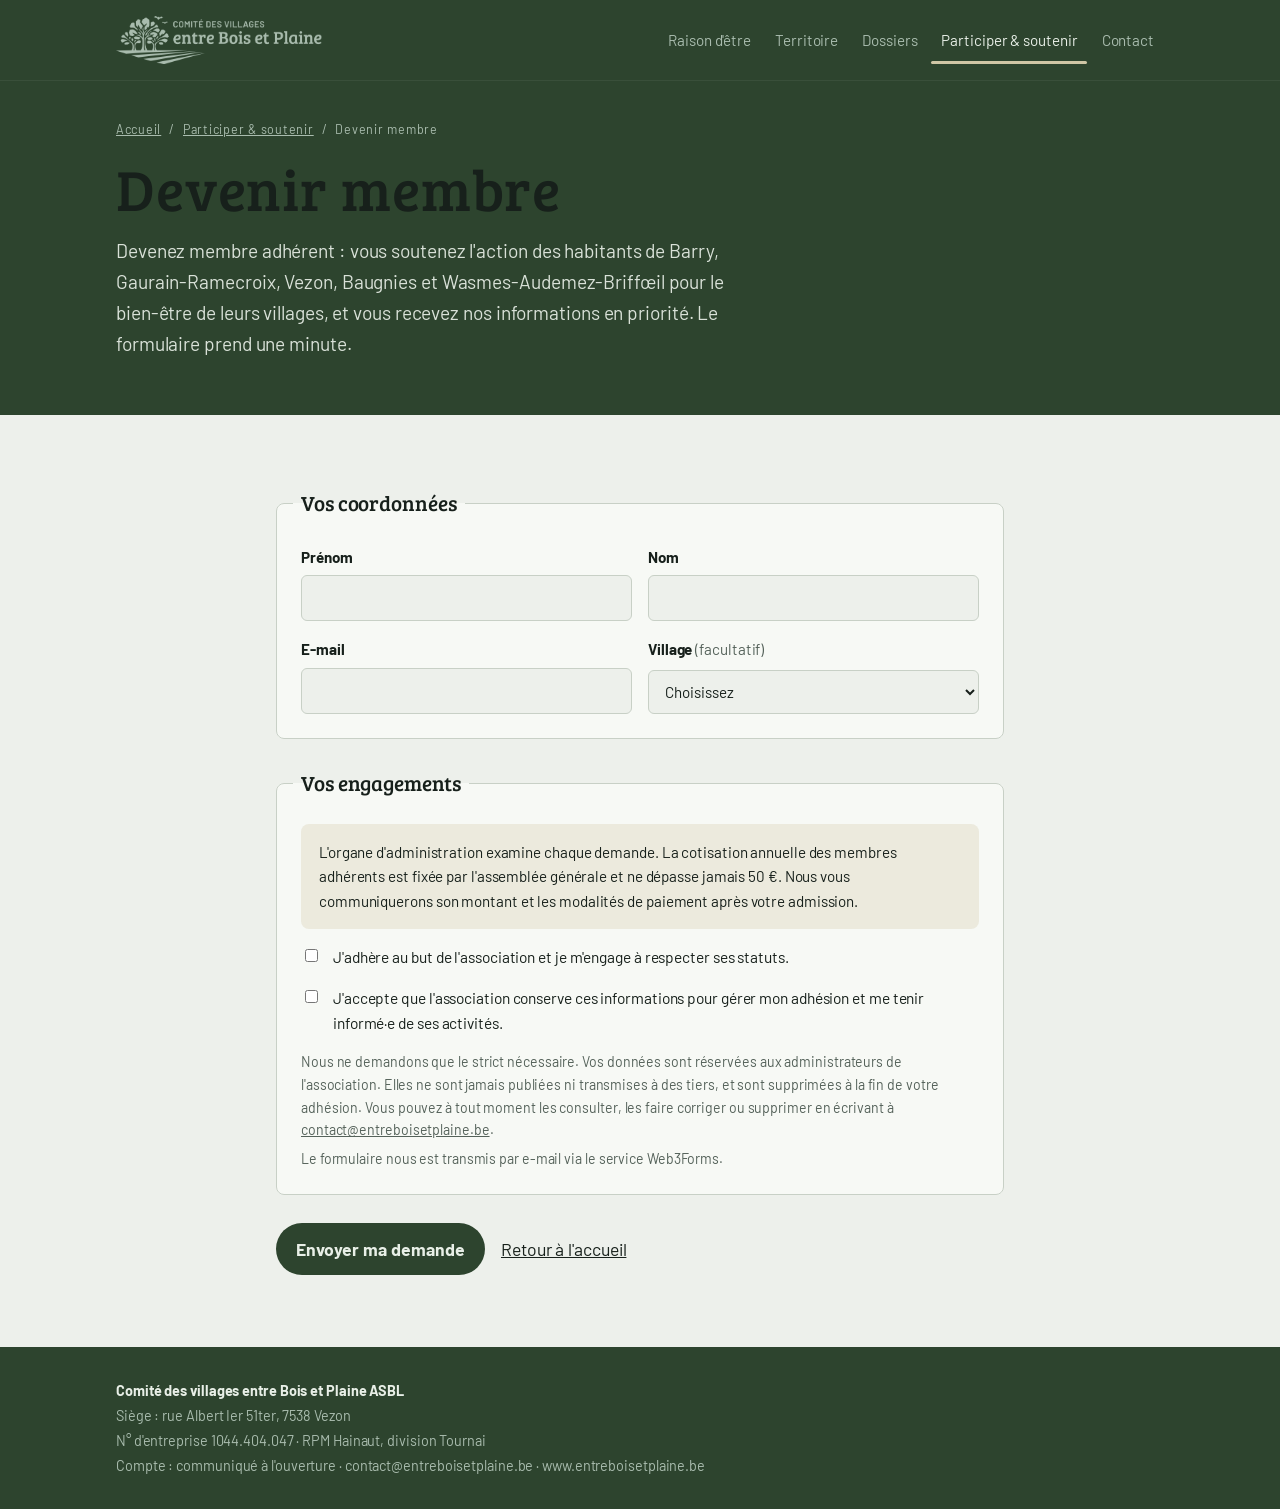
<file: devenir-membre.html>
<!DOCTYPE html>
<html lang="fr">
<head>
<meta charset="utf-8">
<meta name="viewport" content="width=device-width, initial-scale=1, viewport-fit=cover">
<title>Comité des villages entre Bois et Plaine</title>
<meta name="robots" content="noindex, nofollow">

<link rel="preconnect" href="https://fonts.googleapis.com">
<link rel="preconnect" href="https://fonts.gstatic.com" crossorigin>
<link rel="stylesheet" href="https://fonts.googleapis.com/css2?family=Young+Serif&family=Atkinson+Hyperlegible:ital,wght@0,400;0,700;1,400&family=Atkinson+Hyperlegible+Next:wght@500;600;800&family=IBM+Plex+Mono:wght@400;500&family=Inria+Serif:ital,wght@1,300&display=swap">

<link rel="stylesheet" href="https://fonts.googleapis.com/css2?family=Barlow:ital,wght@0,100;0,200;0,300;0,400;0,500;0,600;0,700;0,800;0,900;1,100;1,200;1,300;1,400;1,500;1,600;1,700;1,800;1,900&family=Bree+Serif&display=swap">

<link href="https://fonts.googleapis.com/css2?family=Zilla+Slab:ital,wght@0,300;0,400;0,500;0,600;0,700;1,300;1,400;1,500;1,600;1,700&display=swap" rel="stylesheet">

<link rel="icon" type="image/png" sizes="32x32" href="img/logo/favicon-32.png">
<link rel="icon" type="image/png" sizes="64x64" href="img/logo/favicon-64.png">
<link rel="apple-touch-icon" href="img/logo/favicon-180.png">

<link rel="stylesheet" href="site.css">

<style>
:root {
  padding-top: env(safe-area-inset-top, 0px);
  padding-bottom: env(safe-area-inset-bottom, 0px);
}
body { margin: 0; }
img { max-width: 100%; }
[hidden] { display: none !important; }

.crumbs {
  font-family: var(--font-mono);
  font-size: .78rem;
  letter-spacing: .06em;
  color: var(--bois-muted);
  display: flex;
  gap: 8px;
  flex-wrap: wrap;
}
.crumbs a { color: var(--bois-muted); }
.crumbs a:hover { color: var(--bois-ink); }

.page-hero {
  padding-block: 40px 56px;
  display: grid;
  gap: 16px;
}
.page-hero h1 {
  font-size: clamp(2.2rem, 6vw, 3.6rem);
}
.page-hero .lead {
  max-width: 56ch;
  font-size: clamp(1.05rem, 2vw, 1.2rem);
  color: var(--bois-ink);
  opacity: .92;
}
</style>

<script src="nav.js" defer></script>
</head>

<body>

<header class="topbar">
  <div class="wrap">
    <div class="top">
      <a class="brand" href="index.html">
        <img
          class="brand-logo"
          src="img/logo/cvbp-logo-sombre.png"
          alt="Comité des villages entre Bois et Plaine"
          width="930"
          height="232">
      </a>

      <nav class="nav" aria-label="Sections">
        <a href="index.html#mission">Raison d'être</a>
        <a href="index.html#territoire">Territoire</a>
        <a href="index.html#dossiers">Dossiers</a>
        <a href="index.html#rejoindre" class="is-current">Participer &amp; soutenir</a>
        <a href="index.html#contact">Contact</a>
      </nav>
    </div>
  </div>
</header>

<div class="band">
  <div class="wrap">
    <div class="page-hero">
      <div class="crumbs">
        <a href="index.html">Accueil</a>
        <span aria-hidden="true">/</span>
        <a href="index.html#rejoindre">Participer &amp; soutenir</a>
        <span aria-hidden="true">/</span>
        <span>Devenir membre</span>
      </div>

      <h1>Devenir membre</h1>
      <p class="lead">Devenez membre adhérent&nbsp;: vous soutenez l'action des habitants de Barry, Gaurain-Ramecroix, Vezon, Baugnies et Wasmes-Audemez-Briffœil pour le bien-être de leurs villages, et vous recevez nos informations en priorité. Le formulaire prend une minute.</p>
    </div>
  </div>
</div>

<main>
  <section>
    <div class="wrap form-wrap">
      <form
        class="adhesion"
        id="adhesion"
        method="POST"
        action="https://api.web3forms.com/submit">

        <input type="hidden" name="access_key" value="3895966a-8052-4f39-9360-efd471f9cc78">
        <input type="hidden" name="subject" value="Nouvelle demande d'adhésion (membre adhérent)">
        <input type="hidden" name="from_name" value="Site entreboisetplaine.be">
        <input type="hidden" name="redirect" value="https://www.entreboisetplaine.be/merci.html">
        <input type="hidden" name="type" value="Membre adhérent">

        <p class="hp">
          <label>Ne pas remplir&nbsp;:
            <input type="checkbox" name="botcheck" tabindex="-1" autocomplete="off">
          </label>
        </p>

        <fieldset>
          <legend>Vos coordonnées</legend>

          <div class="row">
            <label class="field" for="prenom">
              Prénom
              <input type="text" id="prenom" name="prenom" autocomplete="given-name" required>
            </label>

            <label class="field" for="nom">
              Nom
              <input type="text" id="nom" name="nom" autocomplete="family-name" required>
            </label>
          </div>

          <div class="row">
            <label class="field" for="email">
              E-mail
              <input type="email" id="email" name="email" autocomplete="email" required>
            </label>

            <label class="field" for="village">
              <span>Village <span class="opt">(facultatif)</span></span>
              <select id="village" name="village">
                <option value="" selected>Choisissez</option>
                <option>Barry</option>
                <option>Gaurain-Ramecroix</option>
                <option>Vezon</option>
                <option>Baugnies</option>
                <option>Wasmes-Audemez-Briffœil</option>
                <option>Autre localité</option>
              </select>
            </label>
          </div>
        </fieldset>

        <fieldset>
          <legend>Vos engagements</legend>

          <div class="form-info">
            <p>L'organe d'administration examine chaque demande. La cotisation annuelle des membres adhérents est fixée par l'assemblée générale et ne dépasse jamais 50&nbsp;€. Nous vous communiquerons son montant et les modalités de paiement après votre admission.</p>
          </div>

          <label class="consent" for="c-statuts">
            <input
              type="checkbox"
              id="c-statuts"
              name="adhesion-au-but"
              value="oui"
              required>
            <span>J'adhère au but de l'association et je m'engage à respecter ses statuts.</span>
          </label>

          <label class="consent" for="c-donnees">
            <input
              type="checkbox"
              id="c-donnees"
              name="accord-donnees"
              value="oui"
              required>
            <span>J'accepte que l'association conserve ces informations pour gérer mon adhésion et me tenir informé·e de ses activités.</span>
          </label>

          <div class="privacy-note">
            <p>Nous ne demandons que le strict nécessaire. Vos données sont réservées aux administrateurs de l'association. Elles ne sont jamais publiées ni transmises à des tiers, et sont supprimées à la fin de votre adhésion. Vous pouvez à tout moment les consulter, les faire corriger ou supprimer en écrivant à <a href="mailto:contact@entreboisetplaine.be">contact@entreboisetplaine.be</a>.</p>
            <p>Le formulaire nous est transmis par e-mail via le service Web3Forms.</p>
          </div>
        </fieldset>

        <div class="form-actions">
          <button class="btn btn-dark" type="submit" id="envoyer">
            Envoyer ma demande
          </button>

          <p class="form-status" id="form-status" role="status" hidden></p>

          <a href="index.html#rejoindre">Retour à l'accueil</a>
        </div>
      </form>
    </div>
  </section>
</main>

<footer>
  <div class="wrap">
    <div class="legal">
      <strong>Comité des villages entre Bois et Plaine ASBL</strong>
      <span>Siège&nbsp;: rue Albert Ier 51ter, 7538 Vezon</span>
      <span>N° d'entreprise 1044.404.047 · RPM Hainaut, division Tournai</span>
      <span>Compte&nbsp;: communiqué à l'ouverture · contact@entreboisetplaine.be · www.entreboisetplaine.be</span>
    </div>
  </div>
</footer>

<script>
// Envoi du formulaire sans quitter la page, puis redirection.
(function () {
  var form = document.getElementById('adhesion');
  var btn = document.getElementById('envoyer');
  var status = document.getElementById('form-status');

  if (!form || !window.fetch || !window.FormData) return;

  form.addEventListener('submit', function (e) {
    e.preventDefault();

    btn.disabled = true;
    btn.textContent = 'Envoi en cours…';
    status.hidden = true;

    fetch(form.action, {
      method: 'POST',
      body: new FormData(form),
      headers: { Accept: 'application/json' }
    })
      .then(function (r) {
        if (!r.ok) throw new Error('Erreur HTTP');
        return r.json();
      })
      .then(function (data) {
        if (data && data.success) {
          window.location.href = 'merci.html';
          return;
        }
        throw new Error((data && data.message) || 'Erreur');
      })
      .catch(function () {
        btn.disabled = false;
        btn.textContent = 'Envoyer ma demande';
        status.textContent = "L'envoi n'a pas abouti. Réessayez dans un instant, ou écrivez-nous directement à contact@entreboisetplaine.be.";
        status.hidden = false;
      });
  });
})();
</script>

</body>
</html>
</file>
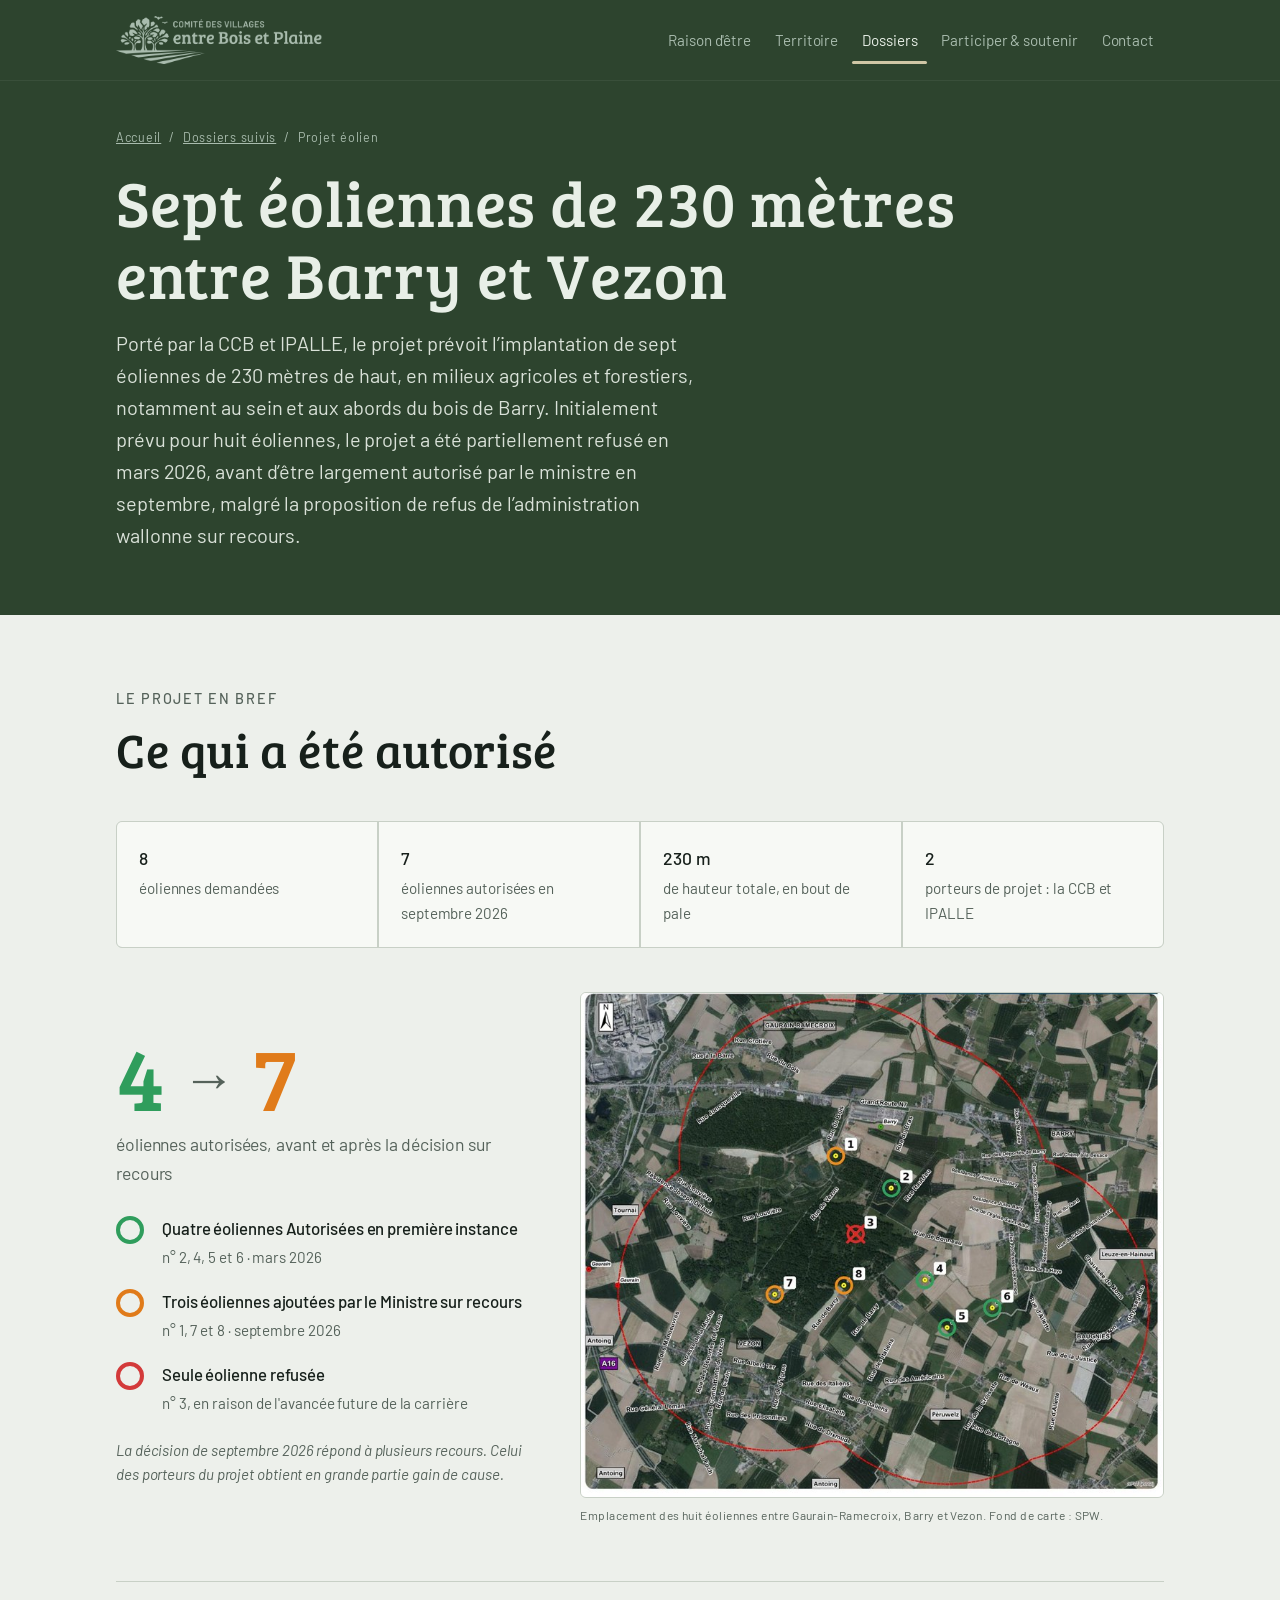
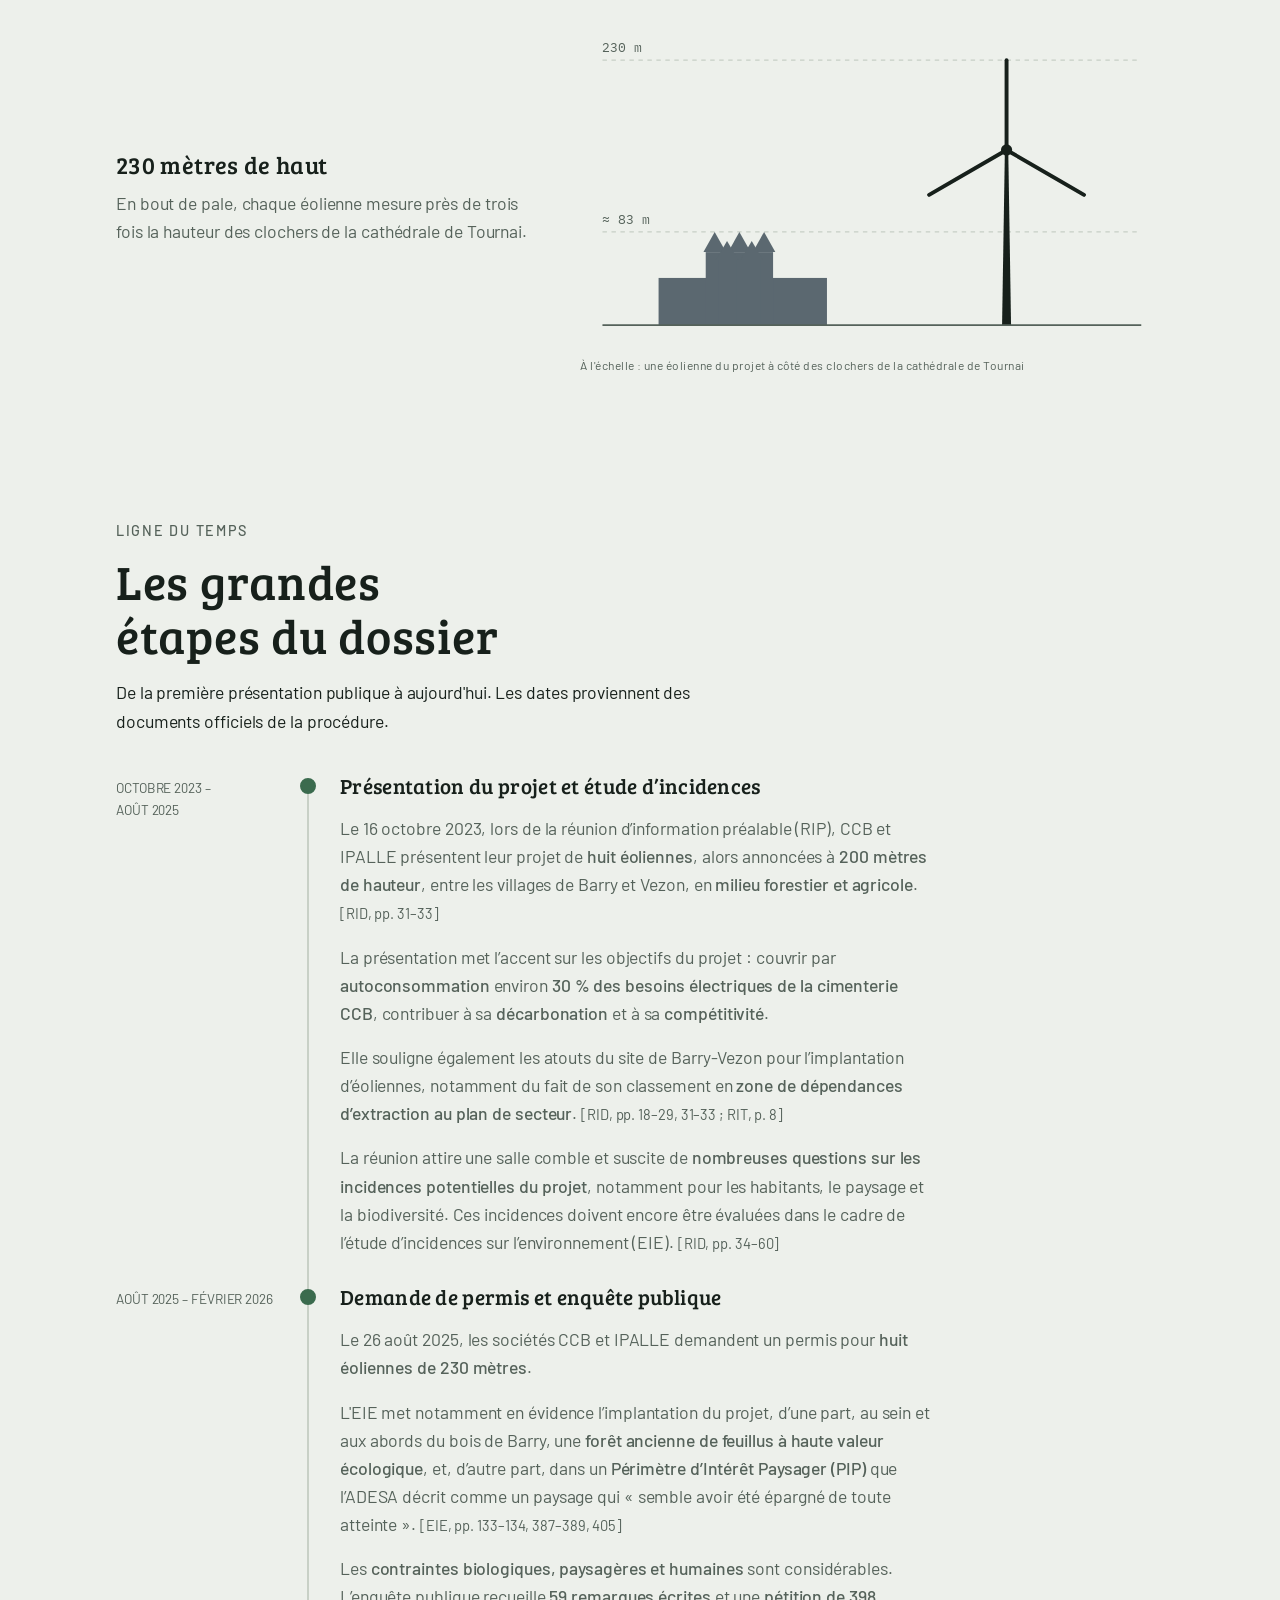
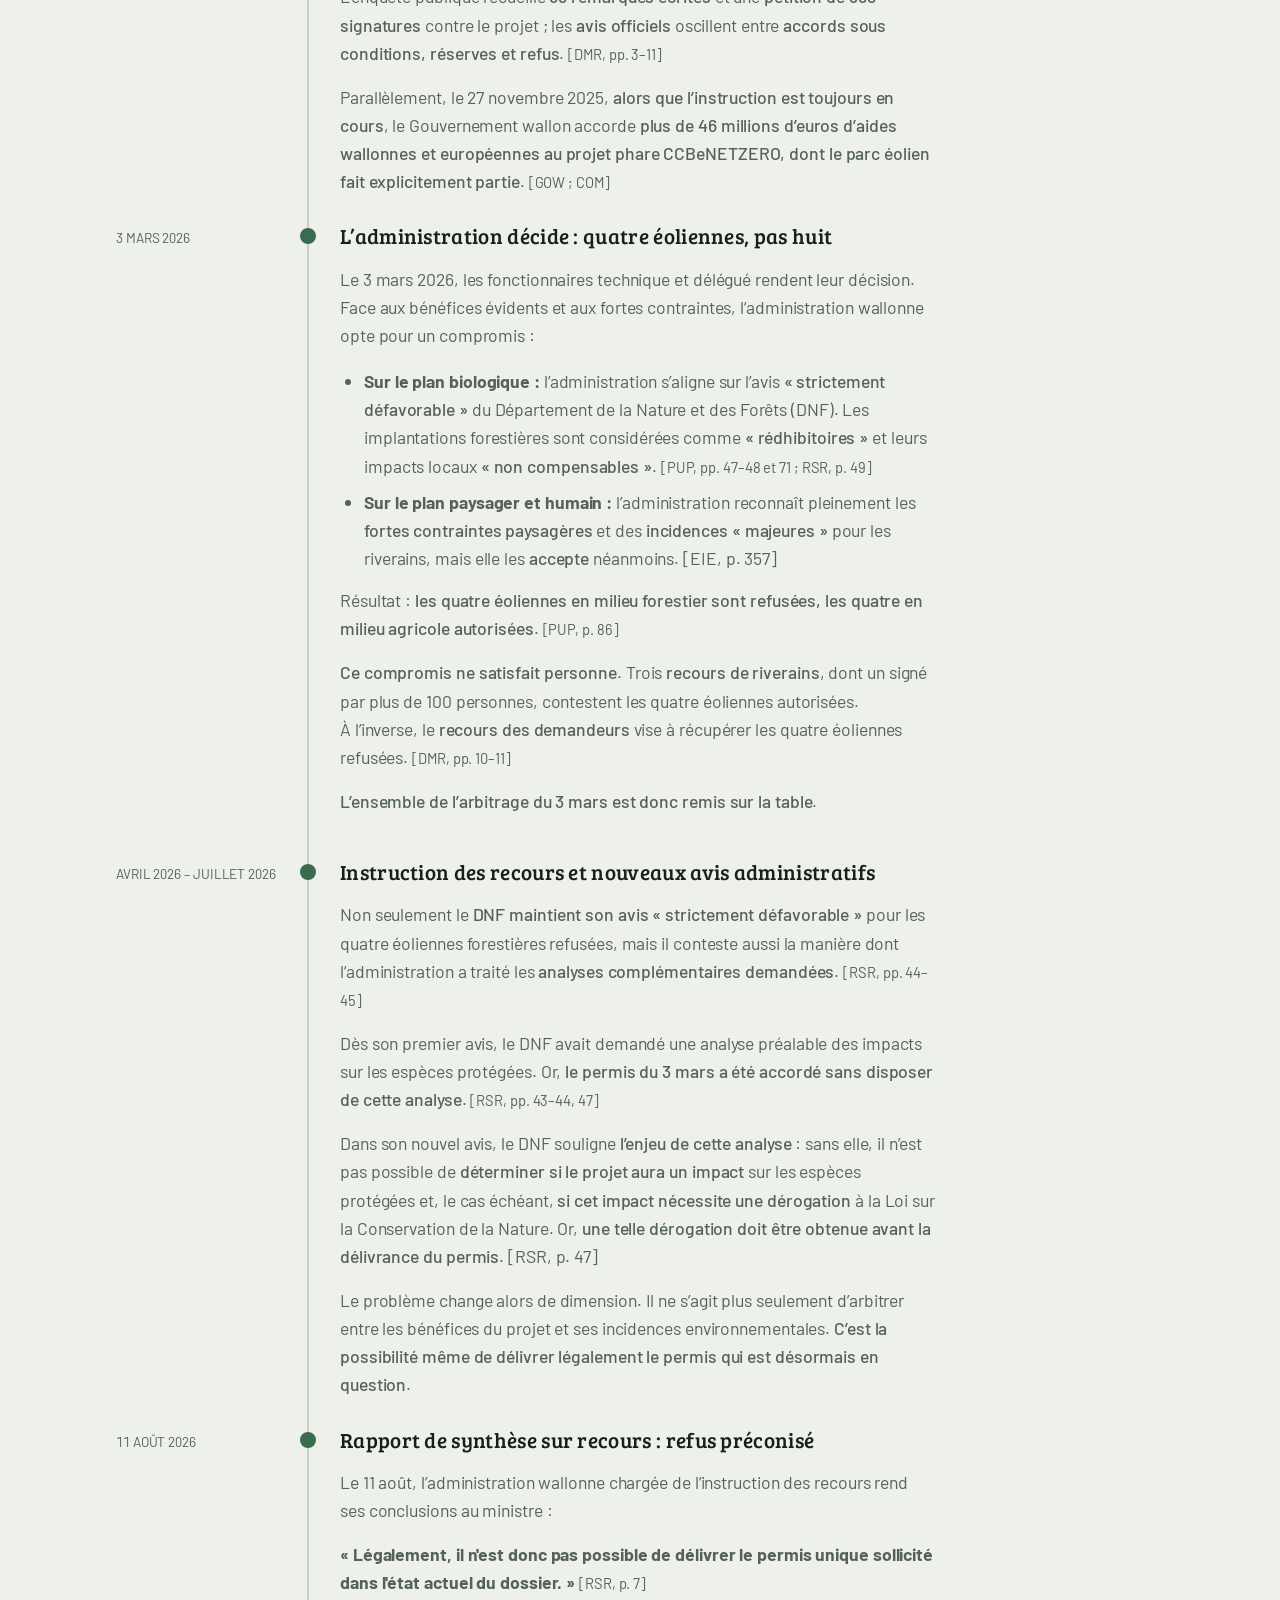
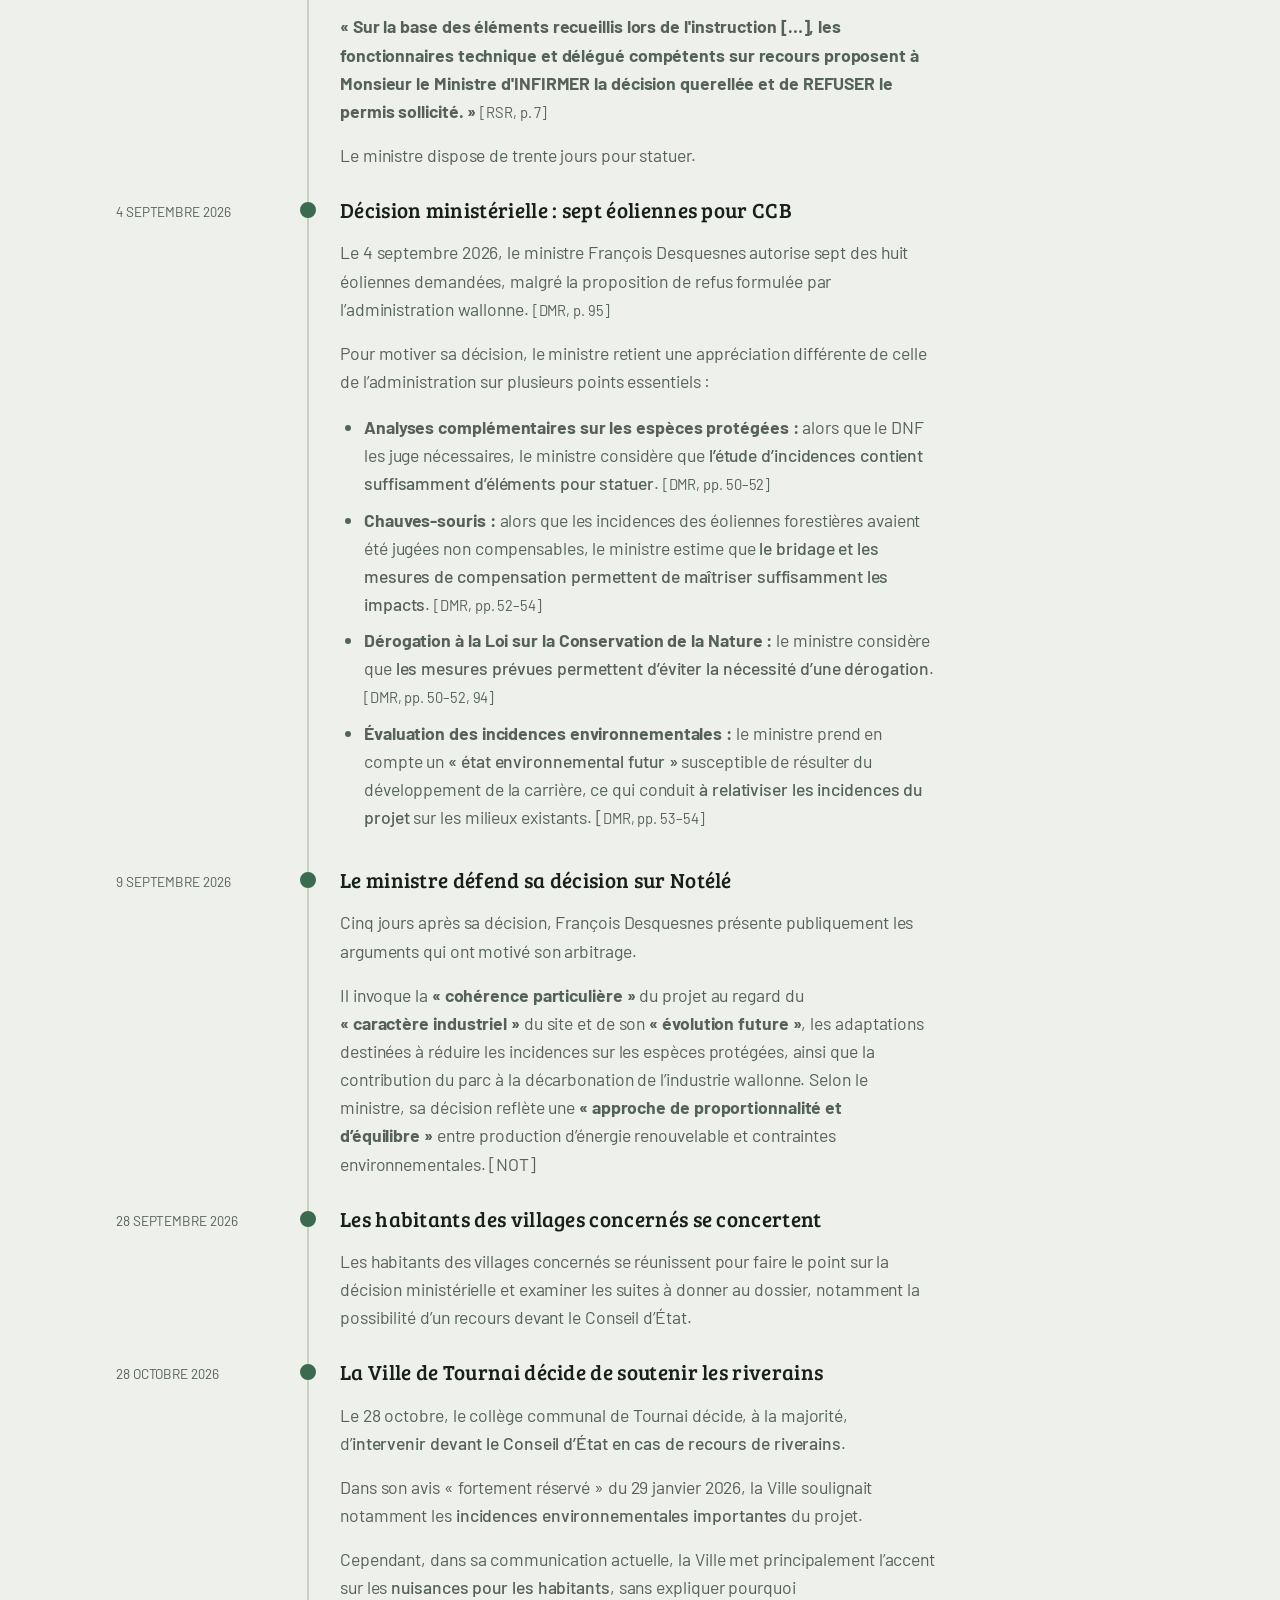
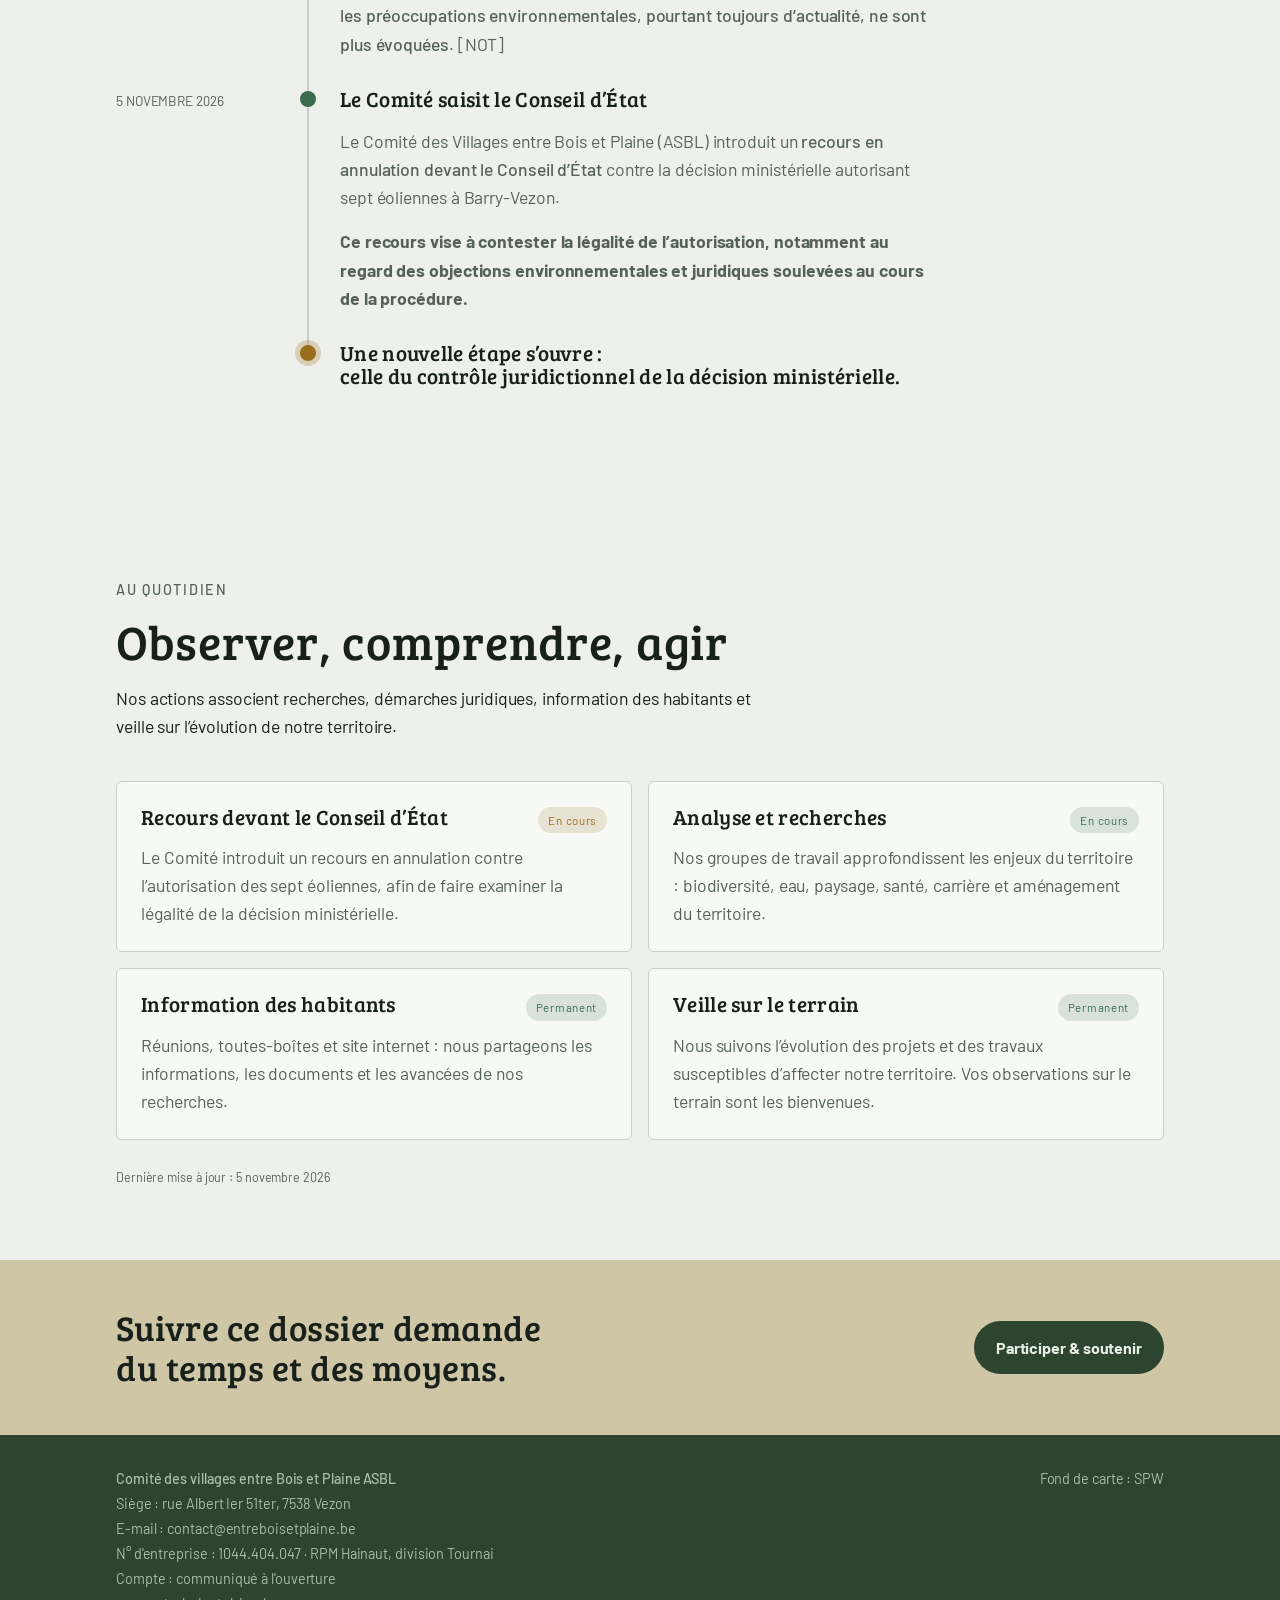
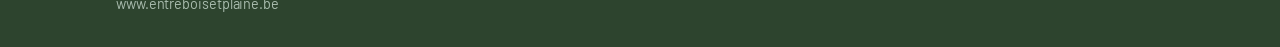
<file: eoliennes.html>
<!DOCTYPE html>
<html lang="fr">
<head>
<meta charset="utf-8">
<meta name="viewport" content="width=device-width, initial-scale=1, viewport-fit=cover">
<title>Comité des villages entre Bois et Plaine</title>
<meta name="robots" content="noindex, nofollow">

<link rel="preconnect" href="https://fonts.googleapis.com">
<link rel="preconnect" href="https://fonts.gstatic.com" crossorigin>
<link rel="stylesheet" href="https://fonts.googleapis.com/css2?family=Young+Serif&family=Atkinson+Hyperlegible:ital,wght@0,400;0,700;1,400&family=Atkinson+Hyperlegible+Next:wght@500;600;800&family=IBM+Plex+Mono:wght@400;500&family=Inria+Serif:ital,wght@1,300&display=swap">

<link rel="stylesheet" href="https://fonts.googleapis.com/css2?family=Barlow:ital,wght@0,100;0,200;0,300;0,400;0,500;0,600;0,700;0,800;0,900;1,100;1,200;1,300;1,400;1,500;1,600;1,700;1,800;1,900&family=Bree+Serif&display=swap">

<link href="https://fonts.googleapis.com/css2?family=Zilla+Slab:ital,wght@0,300;0,400;0,500;0,600;0,700;1,300;1,400;1,500;1,600;1,700&display=swap" rel="stylesheet">

<link rel="icon" type="image/png" sizes="32x32" href="img/logo/favicon-32.png">
<link rel="icon" type="image/png" sizes="64x64" href="img/logo/favicon-64.png">
<link rel="apple-touch-icon" href="img/logo/favicon-180.png">

<link rel="stylesheet" href="site.css">

<style>
:root {
  padding-top: env(safe-area-inset-top, 0px);
  padding-bottom: env(safe-area-inset-bottom, 0px);
}
body { margin: 0; }
img { max-width: 100%; }

[hidden] { display: none !important; }

.crumbs {
  font-family: var(--font-mono);
  font-size: .78rem;
  letter-spacing: .06em;
  color: var(--bois-muted);
  display: flex;
  gap: 8px;
  flex-wrap: wrap;
}
.crumbs a { color: var(--bois-muted); }
.crumbs a:hover { color: var(--bois-ink); }

.page-hero {
  padding-block: 48px 64px;
  display: grid;
  gap: 18px;
}
.page-hero h1 { font-size: clamp(2.3rem, 6vw, 4rem); color: var(--bois-ink)}
.page-hero .lead {
  max-width: 54ch;
  font-size: clamp(1.05rem, 2vw, 1.25rem);
  color: var(--bois-ink);
  opacity: .92;
}
.status {
  justify-self: start;
  font-family: var(--font-mono);
  font-size: .78rem;
  letter-spacing: .06em;
  padding: 6px 12px;
  border-radius: 999px;
  border: 1px solid var(--field);
  color: var(--field);
}

/* Facts */
.facts {
  display: grid;
  grid-template-columns: repeat(4, minmax(0, 1fr));
  gap: 2px;
  background: var(--line);
  border: 1px solid var(--line);
  border-radius: 6px;
  overflow: hidden;
}
.facts > div {
  background: var(--surface);
  padding: 22px;
  display: grid;
  gap: 4px;
  align-content: start;
}
.facts strong {
  font-family: var(--font-display);
  font-weight: 400;
  font-size: clamp(2rem, 4vw, 2.6rem);
  line-height: 1;
  font-variant-numeric: tabular-nums;
}
.facts span {
  color: var(--muted);
  font-size: .95rem;
}

.scale {
  width: 100%;
  height: auto;
  display: block;
  max-width: 100%;
}

:root {
  --t-first: #2F9D5C;
  --t-added: #E07B1A;
  --t-refused: #D33A3A;
}

.map-block {
  margin-top: 44px;
  display: grid;
  grid-template-columns: minmax(0, .9fr) minmax(0, 1.25fr);
  gap: 44px;
  align-items: center;
}
.shift {
  display: flex;
  align-items: center;
  gap: 18px;
  margin: 0;
  font-family: var(--font-display);
  font-size: clamp(3.6rem, 8vw, 5.6rem);
  line-height: 1;
  font-variant-numeric: tabular-nums;
}
.shift .from { color: var(--t-first); }
.shift .to { color: var(--t-added); }
.shift .arrow {
  color: var(--muted);
  font-size: .6em;
}
.shift-cap {
  color: var(--muted);
  margin-top: 10px;
}
.tlegend {
  list-style: none;
  margin: 28px 0 0;
  padding: 0;
  display: grid;
  gap: 18px;
}
.tlegend li {
  display: grid;
  grid-template-columns: 32px minmax(0, 1fr);
  gap: 14px;
  align-items: start;
}
.tlegend b {
  display: block;
  font-size: 1.05rem;
}
.tlegend span {
  color: var(--muted);
  font-size: .95rem;
}
.ring {
  display: block;
  width: 28px;
  height: 28px;
  border-radius: 50%;
  border: 4px solid var(--muted);
  margin-top: 1px;
}
.ring.first { border-color: var(--t-first); }
.ring.added { border-color: var(--t-added); }
.ring.refused { border-color: var(--t-refused); }

.map-side .small {
  color: var(--muted);
  font-size: .95rem;
  margin-top: 22px;
  font-style: italic;
}
.map .frame { border: 1px solid var(--line); }

.scale-row {
  margin-top: 56px;
  padding-top: 40px;
  border-top: 1px solid var(--line);
  display: grid;
  grid-template-columns: minmax(0, .9fr) minmax(0, 1.25fr);
  gap: 44px;
  align-items: center;
}
.scale-row h3 {
  font-size: 1.5rem;
  margin-bottom: 10px;
}
.scale-row p { color: var(--muted); }

@media (max-width: 860px) {
  .map-block, .scale-row {
    grid-template-columns: minmax(0, 1fr);
    gap: 28px;
  }
}

/* Timeline */
.timeline {
  list-style: none;
  margin: 0;
  padding: 0;
  position: relative;
  max-width: 820px;
}
.timeline p + p { margin-top: 10px; }
.timeline li {
  display: grid;
  grid-template-columns: 10rem 28px minmax(0, 1fr);
  grid-template-areas: "when node what";
  column-gap: 18px;
  padding-bottom: 30px;
  position: relative;
}
.timeline li::before {
  content: "";
  position: absolute;
  left: calc(10rem + 18px + 13px);
  top: 6px;
  bottom: -6px;
  width: 2px;
  background: var(--line);
}
.timeline li:last-child::before { display: none; }

.when {
  grid-area: when;
  font-family: var(--font-mono);
  font-size: .85rem;
  color: var(--muted);
  padding-top: 2px;
  font-variant-numeric: tabular-nums;
}
.node {
  grid-area: node;
  width: 16px;
  height: 16px;
  border-radius: 50%;
  margin: 3px auto 0;
  border: 2px solid var(--canopy-2);
  background: var(--canopy-2);
  position: relative;
  z-index: 1;
}
.what {
  grid-area: what;
  display: grid;
  gap: 6px;
  min-width: 0;
}
.what h3 { font-size: 1.30rem;padding-bottom:10px }
.what p { color: var(--muted); }

/* normal bulleted list */
.what ul {
  list-style: disc;
  margin: 12px 0 0 0;
  padding-left: 24px;
}

.what ul li {
  display: list-item;
  list-style: disc;
  color: var(--muted);
  padding: 0 0 8px 0;
  margin: 0;
}

.what ul li::before,
.what ul li::after {
  content: none;
}

.timeline .now .node {
  background: var(--ble);
  border-color: var(--ble);
  box-shadow: 0 0 0 5px color-mix(in srgb, var(--ble) 25%, transparent);
}
.timeline .now .when {
  color: var(--ble);
  font-weight: 500;
}
.timeline .key .what h3 { color: var(--ink); }

.tag-now {
  justify-self: start;
  font-family: var(--font-mono);
  font-size: .7rem;
  letter-spacing: .08em;
  text-transform: uppercase;
  color: var(--ble);
  border: 1px solid var(--ble);
  border-radius: 999px;
  padding: 2px 8px;
}
.timeline .next .node {
  background: var(--surface);
  border-style: dashed;
  border-color: var(--pierre);
}

/* Activities */
.acts {
  display: grid;
  grid-template-columns: repeat(2, minmax(0, 1fr));
  gap: 16px;
}
.act {
  background: var(--surface);
  border: 1px solid var(--line);
  border-radius: 6px;
  padding: 24px;
  display: grid;
  gap: 10px;
  align-content: start;
}
.act-top {
  display: flex;
  justify-content: space-between;
  align-items: baseline;
  gap: 12px;
  flex-wrap: wrap;
}
.act h3 { font-size: 1.3rem; }
.act p { color: var(--muted); }

.pill {
  font-family: var(--font-mono);
  font-size: .72rem;
  letter-spacing: .06em;
  padding: 4px 10px;
  border-radius: 999px;
  white-space: nowrap;
}
.pill.run {
  background: color-mix(in srgb, var(--ble) 16%, transparent);
  color: var(--ble);
}
.pill.perm {
  background: color-mix(in srgb, var(--canopy-2) 16%, transparent);
  color: var(--canopy-2);
}
:root[data-theme="dark"] .pill.perm { color: #7FB08F; }
@media (prefers-color-scheme: dark) {
 &nbsp;:root:not([data-theme="light"]) .pill.perm { color: #7FB08F; }
}

.cta-band { background: var(--field); }
.cta-band .wrap {
  padding-block: 48px;
  display: flex;
  flex-wrap: wrap;
  justify-content: space-between;
  align-items: center;
  gap: 20px;
}
.cta-band h2 {
  font-size: clamp(1.6rem, 3.5vw, 2.2rem);
  max-width: 24ch;
}
.updated {
  margin-top: 28px;
  font-family: var(--font-mono);
  font-size: .78rem;
  color: var(--muted);
}

@media (max-width: 860px) {
  .facts { grid-template-columns: repeat(2, minmax(0, 1fr)); }
  .acts { grid-template-columns: minmax(0, 1fr); }
}
@media (max-width: 600px) {
  .timeline li {
    grid-template-columns: 28px minmax(0, 1fr);
    grid-template-areas: "node when" "node what";
    column-gap: 14px;
    row-gap: 4px;
  }
  .timeline li::before { left: 13px; }
}
</style>

<script src="nav.js" defer></script>
</head>

<body>

<header class="topbar">
  <div class="wrap">
    <div class="top">
      <a class="brand" href="index.html">
        <img class="brand-logo"
             src="img/logo/cvbp-logo-sombre.png"
             alt="Comité des villages entre Bois et Plaine"
             width="930" height="232">
      </a>

      <nav class="nav" aria-label="Sections">
        <a href="index.html#mission">Raison d'être</a>
        <a href="index.html#territoire">Territoire</a>
        <a href="index.html#dossiers" class="is-current">Dossiers</a>
        <a href="index.html#rejoindre">Participer &amp; soutenir</a>
        <a href="index.html#contact">Contact</a>
      </nav>
    </div>
  </div>
</header>

<div class="band">
  <div class="wrap">
    <div class="page-hero">
      <div class="crumbs">
        <a href="index.html">Accueil</a>
        <span aria-hidden="true">/</span>
        <a href="index.html#dossiers">Dossiers suivis</a>
        <span aria-hidden="true">/</span>
        <span>Projet éolien</span>
      </div>

      <h1>Sept éoliennes de 230&nbsp;mètres entre Barry et Vezon</h1>
      <p class="lead">Porté par la CCB et IPALLE, le projet prévoit l’implantation de sept éoliennes de 230 mètres de haut, en milieux agricoles et forestiers, notamment au sein et aux abords du bois de Barry. Initialement prévu pour huit éoliennes, le projet a été partiellement refusé en mars 2026, avant d’être largement autorisé par le ministre en septembre, malgré la proposition de refus de l’administration wallonne sur recours.
    </div>
  </div>
</div>

<main>
  <section id="projet">
    <div class="wrap">
      <div class="head">
        <span class="label">Le projet en bref</span>
        <h2>Ce qui a été autorisé</h2>
      </div>

      <div class="facts">
        <div><b>8</b><span>éoliennes demandées</span></div>
        <div><b>7</b><span>éoliennes autorisées en septembre 2026</span></div>
        <div><b>230&nbsp;m</b><span>de hauteur totale, en bout de pale</span></div>
        <div><b>2</b><span>porteurs de projet&nbsp;: la CCB et IPALLE</span></div>
      </div>

      <div class="map-block">
        <div class="map-side">
          <p class="shift">
            <span class="from">4</span>
            <span class="arrow" aria-hidden="true">→</span>
            <span class="to">7</span>
          </p>

          <p class="shift-cap">
            éoliennes autorisées, avant et après la décision sur recours
          </p>

          <ul class="tlegend">
            <li>
              <i class="ring first" aria-hidden="true"></i>
              <div>
                <b>Quatre éoliennes Autorisées en première instance</b>
                <span>n° 2, 4, 5 et 6 · mars 2026</span>
              </div>
            </li>
            <li>
              <i class="ring added" aria-hidden="true"></i>
              <div>
                <b>Trois éoliennes ajoutées par le Ministre sur recours</b>
                <span>n° 1, 7 et 8 · septembre 2026</span>
              </div>
            </li>
            <li>
              <i class="ring refused" aria-hidden="true"></i>
              <div>
                <b>Seule éolienne refusée</b>
                <span>n° 3, en raison de l'avancée future de la carrière</span>
              </div>
            </li>
          </ul>

          <p class="small">
            La décision de septembre 2026 répond à plusieurs recours.
            Celui des porteurs du projet obtient en grande partie gain de cause.
          </p>
        </div>

        <figure class="fig map">
          <div class="frame">
            <img src="img/carte-eoliennes.jpg"
                 alt="Vue aérienne entre Gaurain-Ramecroix, Barry et Vezon avec l'emplacement des huit éoliennes&nbsp;: n° 2, 4, 5 et 6 en vert, n° 1, 7 et 8 en orange, n° 3 barrée en rouge"
                 width="810" height="702">
          </div>
          <figcaption>
            Emplacement des huit éoliennes entre Gaurain-Ramecroix, Barry et Vezon.
            Fond de carte&nbsp;: SPW.
          </figcaption>
        </figure>
      </div>

      <div class="scale-row">
        <div>
          <h3>230 mètres de haut</h3>
          <p>
            En bout de pale, chaque éolienne mesure près de trois fois
            la hauteur des clochers de la cathédrale de Tournai.
          </p>
        </div>

        <figure class="fig">
          <svg class="scale" viewBox="0 0 520 290" role="img"
               aria-label="Comparaison à l'échelle&nbsp;: une éolienne de 230 mètres à côté des clochers de la cathédrale de Tournai, d'environ 83 mètres">

            <g stroke="var(--line)" stroke-width="1" stroke-dasharray="4 4">
              <line x1="20" y1="34" x2="500" y2="34"/>
              <line x1="20" y1="187" x2="500" y2="187"/>
            </g>

            <text x="20" y="27" font-family="IBM Plex Mono, monospace"
                  font-size="12" fill="var(--muted)">230 m</text>
            <text x="20" y="180" font-family="IBM Plex Mono, monospace"
                  font-size="12" fill="var(--muted)">≈ 83 m</text>

            <!-- Cathédrale -->
            <g fill="var(--pierre)">
              <rect x="70" y="228" width="150" height="42"/>
              <rect x="112" y="205" width="16" height="65"/>
              <polygon points="110,205 130,205 120,187"/>
              <rect x="134" y="205" width="16" height="65"/>
              <polygon points="132,205 152,205 142,187"/>
              <rect x="156" y="205" width="16" height="65"/>
              <polygon points="154,205 174,205 164,187"/>
              <rect x="123" y="212" width="16" height="58"/>
              <polygon points="121,212 141,212 131,195"/>
              <rect x="145" y="212" width="16" height="58"/>
              <polygon points="143,212 163,212 153,195"/>
            </g>

            <!-- Éolienne -->
            <polygon points="376,270 384,270 381.5,114 378.5,114"
                     fill="var(--ink)"/>
            <g stroke="var(--ink)" stroke-width="3.5" stroke-linecap="round">
              <line x1="380" y1="114" x2="380" y2="34"/>
              <line x1="380" y1="114" x2="449" y2="154"/>
              <line x1="380" y1="114" x2="311" y2="154"/>
            </g>
            <circle cx="380" cy="114" r="5" fill="var(--ink)"/>
            <line x1="20" y1="270" x2="500" y2="270"
                  stroke="var(--muted)" stroke-width="1.5"/>
          </svg>

          <figcaption>
            À l'échelle&nbsp;: une éolienne du projet à côté des clochers
            de la cathédrale de Tournai
          </figcaption>
        </figure>
      </div>
    </div>
  </section>

  <section id="chronologie">
    <div class="wrap">
      <div class="head">
        <span class="label">Ligne du temps</span>
        <h2>Les grandes étapes du dossier</h2>
        <p>
          De la première présentation publique à aujourd'hui.
          Les dates proviennent des documents officiels de la procédure.
        </p>
      </div>

      <ol class="timeline">
        <li>
          <span class="when">OCTOBRE&nbsp;2023 – AOÛT&nbsp;2025</span>
          <span class="node" aria-hidden="true"></span>
          <div class="what">
            <h3>Présentation du projet et étude d’incidences</h3>
            <p>Le 16 octobre 2023, lors de la réunion d’information préalable (RIP), CCB et IPALLE présentent leur projet de <b>huit éoliennes</b>, alors annoncées à <b>200&nbsp;mètres de hauteur</b>, entre les villages de Barry et Vezon, en <b>milieu&nbsp;forestier et agricole</b>. <small>[RID, pp. 31–33]</small></p>
            <p>La présentation met l’accent sur les objectifs du projet&nbsp;: couvrir par <b>autoconsommation</b> environ <b>30 % des besoins électriques de la cimenterie CCB</b>, contribuer à sa <b>décarbonation</b> et à sa <b>compétitivité</b>.</p>
            <p>Elle souligne également les atouts du site de Barry-Vezon pour l’implantation d’éoliennes, notamment du fait de son classement en <b>zone de dépendances d’extraction au plan de secteur</b>. <small>[RID, pp. 18–29, 31–33 ; RIT, p. 8]</small></p>
            <p>La réunion attire une salle comble et suscite de <b>nombreuses questions sur les incidences potentielles du projet</b>, notamment pour les habitants, le paysage et la biodiversité. Ces incidences doivent encore être évaluées dans le cadre de l’étude d’incidences sur l’environnement (EIE). <small>[RID, pp. 34–60]</small></p>
          </div>
        </li>

        <li>
          <span class="when">AOÛT&nbsp;2025 – FÉVRIER&nbsp;2026</span>
          <span class="node" aria-hidden="true"></span>
          <div class="what">
            <h3>Demande de permis et enquête publique</h3>
            <p>Le 26 août 2025, les sociétés CCB et IPALLE demandent un permis pour <b>huit éoliennes de 230 mètres</b>.</p>
            <p>L'EIE met notamment en évidence l’implantation du projet, d’une part, au sein et aux abords du bois de Barry, une <b>forêt ancienne de feuillus à haute valeur écologique</b>, et, d’autre part, dans un <b>Périmètre d’Intérêt Paysager (PIP)</b> que l’ADESA décrit comme un paysage qui «&nbsp;semble avoir été épargné de toute atteinte&nbsp;». <small>[EIE, pp. 133–134, 387–389, 405]</small></p>
            <p>Les <b>contraintes biologiques, paysagères et humaines</b> sont considérables. L’enquête publique recueille <b>59 remarques écrites</b> et une <b>pétition de 398 signatures</b> contre le projet ; les <b>avis officiels</b> oscillent entre <b>accords sous conditions, réserves et refus</b>. <small>[DMR, pp. 3–11]</small></p>
            <p>Parallèlement, le 27 novembre 2025, <b>alors que l’instruction est toujours en cours</b>, le Gouvernement wallon accorde <b>plus de 46 millions d’euros d’aides wallonnes et européennes au projet phare CCBeNETZERO, dont le parc éolien fait explicitement partie</b>. <small>[GOW ; COM]</small></p>
          </div>
        </li>

        <li>
          <span class="when">3&nbsp;MARS&nbsp;2026</span>
          <span class="node" aria-hidden="true"></span>
          <div class="what">
            <h3>L’administration décide&nbsp;: quatre éoliennes, pas huit</h3>
            <p>Le 3 mars 2026, les fonctionnaires technique et délégué rendent leur décision. Face aux bénéfices évidents et aux fortes contraintes, l’administration wallonne opte pour un compromis&nbsp;:</p>
            <ul>
              <li><strong>Sur le plan biologique&nbsp;:</strong> l’administration s’aligne sur l’avis <b>«&nbsp;strictement défavorable&nbsp;»</b> du Département de la Nature et des Forêts (DNF). Les implantations forestières sont considérées comme <b>«&nbsp;rédhibitoires&nbsp;»</b> et leurs impacts locaux <b>«&nbsp;non compensables&nbsp;»</b>. <small>[PUP, pp. 47–48 et 71 ; RSR, p. 49]</small></li>
              <li><strong>Sur le plan paysager et humain&nbsp;:</strong> l’administration reconnaît pleinement les <b>fortes contraintes paysagères</b> et des <b>incidences «&nbsp;majeures&nbsp;»</b> pour les riverains, mais elle les <b>accepte</b> néanmoins. [EIE, p. 357]</li>
            </ul>
            <p>Résultat&nbsp;: <b>les quatre éoliennes en milieu forestier sont refusées, les quatre en milieu agricole autorisées</b>. <small>[PUP, p. 86]</small></p>
            <p><b>Ce compromis ne satisfait personne</b>. Trois <b>recours de riverains</b>, dont un signé par plus de 100 personnes, contestent les quatre éoliennes autorisées. À&nbsp;l’inverse, le <b>recours des demandeurs</b> vise à récupérer les quatre éoliennes refusées. <small>[DMR, pp. 10–11]</small></p>
            <p><b>L’ensemble de l’arbitrage du 3 mars est donc remis sur la table</b>.</p>

            </p>
          </div>
        </li>

        <li>
          <span class="when">AVRIL&nbsp;2026 – JUILLET&nbsp;2026</span>
          <span class="node" aria-hidden="true"></span>
          <div class="what">
            <h3>Instruction des recours et nouveaux avis administratifs</h3>
            <p>Non seulement le <b>DNF maintient son avis «&nbsp;strictement défavorable&nbsp;»</b> pour les quatre éoliennes forestières refusées, mais il conteste aussi la manière dont l’administration a traité les <b>analyses complémentaires demandées</b>. <small>[RSR, pp. 44–45]</small></p>
            <p>Dès son premier avis, le DNF avait demandé une analyse préalable des impacts sur les espèces protégées. Or, <b>le permis du 3 mars a été accordé sans disposer de cette analyse</b>. <small>[RSR, pp. 43–44, 47]</small></p>
            <p>Dans son nouvel avis, le DNF souligne <b>l’enjeu de cette analyse</b>&nbsp;: sans elle, il n’est pas possible de <b>déterminer si le projet aura un impact</b> sur les espèces protégées et, le cas échéant, <b>si cet impact nécessite une dérogation</b> à la Loi sur la Conservation de la Nature. Or, <b>une telle dérogation doit être obtenue avant la délivrance du permis</b>. </small>[RSR, p. 47]</small></p>
            <p>Le problème change alors de dimension. Il ne s’agit plus seulement d’arbitrer entre les bénéfices du projet et ses incidences environnementales. <b>C’est la possibilité même de délivrer légalement le permis qui est désormais en question</b>.</p>
          </div>
        </li>

        <li>
          <span class="when">11&nbsp;AOÛT 2026</span>
          <span class="node" aria-hidden="true"></span>
          <div class="what">
            <h3>Rapport de synthèse sur recours&nbsp;: refus préconisé</h3>
            <p>Le 11 août, l’administration wallonne chargée de l’instruction des recours rend ses conclusions au ministre&nbsp;: </p>
            <p><strong>«&nbsp;Légalement, il n'est donc pas possible de délivrer le permis unique sollicité dans l'état actuel du dossier.&nbsp;»</strong> <small>[RSR, p. 7]</small></p>
            <p><strong>«&nbsp;Sur la base des éléments recueillis lors de l'instruction […], les fonctionnaires technique et délégué compétents sur recours proposent à Monsieur le Ministre d'INFIRMER la décision querellée et de REFUSER le permis sollicité.&nbsp;»</strong> <small>[RSR, p. 7]</small></p>
            <p>Le ministre dispose de trente jours pour statuer.</p>
          </div>
        </li>

        <li class="key">
          <span class="when">4&nbsp;SEPTEMBRE 2026</span>
          <span class="node" aria-hidden="true"></span>
          <div class="what">
            <h3>Décision ministérielle&nbsp;: sept éoliennes pour CCB</h3>
            <p>Le 4 septembre 2026, le ministre François Desquesnes autorise sept des huit éoliennes demandées, malgré la proposition de refus formulée par l’administration wallonne. <small>[DMR, p. 95]</small></p>
            <p>Pour motiver sa décision, le ministre retient une appréciation différente de celle de l’administration sur plusieurs points essentiels&nbsp;:</p>
            <ul>
              <li><strong>Analyses complémentaires sur les espèces protégées&nbsp;:</strong> alors que le DNF les juge nécessaires, le ministre considère que <b>l’étude d’incidences contient suffisamment d’éléments pour statuer</b>. <small>[DMR, pp. 50–52]</small></li>
              <li><strong>Chauves-souris&nbsp;:</strong> alors que les incidences des éoliennes forestières avaient été jugées non compensables, le ministre estime que <b>le bridage et les mesures de compensation permettent de maîtriser suffisamment les impacts</b>. <small>[DMR, pp. 52–54]</small></li>
              <li><strong>Dérogation à la Loi sur la Conservation de la Nature&nbsp;:</strong> le ministre considère que <b>les mesures prévues permettent d’éviter la nécessité d’une dérogation</b>. <small>[DMR, pp. 50–52, 94]</small></li>
              <li><strong>Évaluation des incidences environnementales&nbsp;:</strong> le ministre prend en compte un <b>«&nbsp;état environnemental futur&nbsp;»</b> susceptible de résulter du développement de la carrière, ce qui conduit <b>à relativiser les incidences du projet</b> sur les milieux existants. [<small>DMR, pp. 53–54]</small></li>
            </ul>
          </div>
        </li>

        <li>
          <span class="when">9&nbsp;SEPTEMBRE 2026</span>
          <span class="node" aria-hidden="true"></span>
          <div class="what">
            <h3>Le ministre défend sa décision sur Notélé</h3>
            <p>Cinq jours après sa décision, François Desquesnes présente publiquement les arguments qui ont motivé son arbitrage.</p>
            <p>Il invoque la <strong>«&nbsp;cohérence particulière&nbsp;»</strong> du projet au regard du <strong>«&nbsp;caractère&nbsp;industriel&nbsp;»</strong> du site et de son <strong>«&nbsp;évolution future&nbsp;»</strong>, les adaptations destinées à réduire les incidences sur les espèces protégées, ainsi que la contribution du parc à la décarbonation de l’industrie wallonne. Selon le ministre, sa décision reflète une <strong>«&nbsp;approche de proportionnalité et d’équilibre&nbsp;»</strong> entre production d’énergie renouvelable et contraintes environnementales. [NOT]</p>
          </div>
        </li>

        <li>
          <span class="when">28&nbsp;SEPTEMBRE 2026</span>
          <span class="node" aria-hidden="true"></span>
          <div class="what">
            <h3>Les habitants des villages concernés se concertent</h3>
            <p>Les habitants des villages concernés se réunissent pour faire le point sur la décision ministérielle et examiner les suites à donner au dossier, notamment la possibilité d’un recours devant le Conseil d’État.</p>
          </div>
        </li>

        <li>
          <span class="when">28&nbsp;OCTOBRE 2026</span>
          <span class="node" aria-hidden="true"></span>
          <div class="what">
            <h3>La Ville de Tournai décide de soutenir les riverains</h3>
            <p>Le 28 octobre, le collège communal de Tournai décide, à la majorité, d’<b>intervenir devant le Conseil d’État en cas de recours de riverains</b>.</p>
            <p>Dans son avis « fortement réservé » du 29 janvier 2026, la Ville soulignait notamment les <b>incidences environnementales importantes</b> du projet.</p>
            <p>Cependant, dans sa communication actuelle, la Ville met principalement l’accent sur les <b>nuisances pour les habitants</b>, sans expliquer pourquoi <b>les&nbsp;préoccupations environnementales, pourtant toujours d’actualité, ne&nbsp;sont plus évoquées</b>. [NOT]</p>
          </div>
        </li>

         <li>
          <span class="when">5&nbsp;NOVEMBRE 2026</span>
          <span class="node" aria-hidden="true"></span>
          <div class="what">
            <h3>Le Comité saisit le Conseil d’État</h3>
            <p>Le Comité des Villages entre Bois et Plaine (ASBL) introduit un <b>recours en annulation devant le Conseil d’État</b> contre la décision ministérielle autorisant sept éoliennes à Barry-Vezon.</p>
            <p><strong>Ce recours vise à contester la légalité de l’autorisation, notamment au regard des objections environnementales et juridiques soulevées au cours de la procédure.</strong></p>
          </div>
        </li>



        <li class="now">
          <span class="when">&nbsp;</span>
          <span class="node" aria-hidden="true"></span>
          <div class="what">
            <h3>Une nouvelle étape s’ouvre&nbsp;: <br/>celle du contrôle juridictionnel de la décision ministérielle.</h3>
            
            <p></p>
          </div>
        </li>
      </ol>
    </div>
  </section>

  <section id="actions">
    <div class="wrap">
      <div class="head">
        <span class="label">Au quotidien</span>
        <h2>	Observer, comprendre, agir</h2>
        <p>Nos actions associent recherches, démarches juridiques, information des habitants et veille sur l’évolution de notre territoire.</p>
      </div>

      <div class="acts">
        <article class="act">
          <div class="act-top">
            <h3>Recours devant le Conseil d’État</h3>
            <span class="pill run">En cours</span>
          </div>
          <p>Le Comité introduit un recours en annulation contre l’autorisation des sept éoliennes, afin de faire examiner la légalité de la décision ministérielle. </p>
        </article>

        <article class="act">
          <div class="act-top">
            <h3>Analyse et recherches</h3>
            <span class="pill perm">En cours</span>
          </div>
          <p>Nos groupes de travail approfondissent les enjeux du territoire : biodiversité, eau, paysage, santé, carrière et aménagement du territoire.</p>
        </article>

        <article class="act">
          <div class="act-top">
            <h3>Information des habitants</h3>
            <span class="pill perm">Permanent</span>
          </div>
          <p>Réunions, toutes-boîtes et site internet : nous partageons les informations, les documents et les avancées de nos recherches. </p>
        </article>

        <article class="act">
          <div class="act-top">
            <h3>Veille sur le terrain</h3>
            <span class="pill perm">Permanent</span>
          </div>
          <p>Nous suivons l’évolution des projets et des travaux susceptibles d’affecter notre territoire. Vos observations sur le terrain sont les bienvenues.</p>
        </article>
      </div>

      <p class="updated">Dernière mise à jour&nbsp;: 5 novembre 2026</p>
    </div>
  </section>
</main>

<div class="cta-band">
  <div class="wrap">
    <h2>Suivre ce dossier demande du temps et des moyens.</h2>
    <a class="btn btn-dark" href="index.html#rejoindre">
      Participer & soutenir
    </a>
  </div>
</div>

<footer>
  <div class="wrap">
    <div class="legal">
      <b>Comité des villages entre Bois et Plaine ASBL</b>
      <span>Siège&nbsp;: rue Albert Ier 51ter, 7538 Vezon</span>
      <span>E-mail&nbsp;: contact@entreboisetplaine.be</span>
      <span>N° d'entreprise&nbsp;: 1044.404.047 · RPM Hainaut, division Tournai</span>
      <span>Compte&nbsp;: communiqué à l'ouverture</span>
      <span>www.entreboisetplaine.be</span>
    </div>
    <span>Fond de carte&nbsp;: SPW</span>
  </div>
</footer>

</body>
</html>
</file>
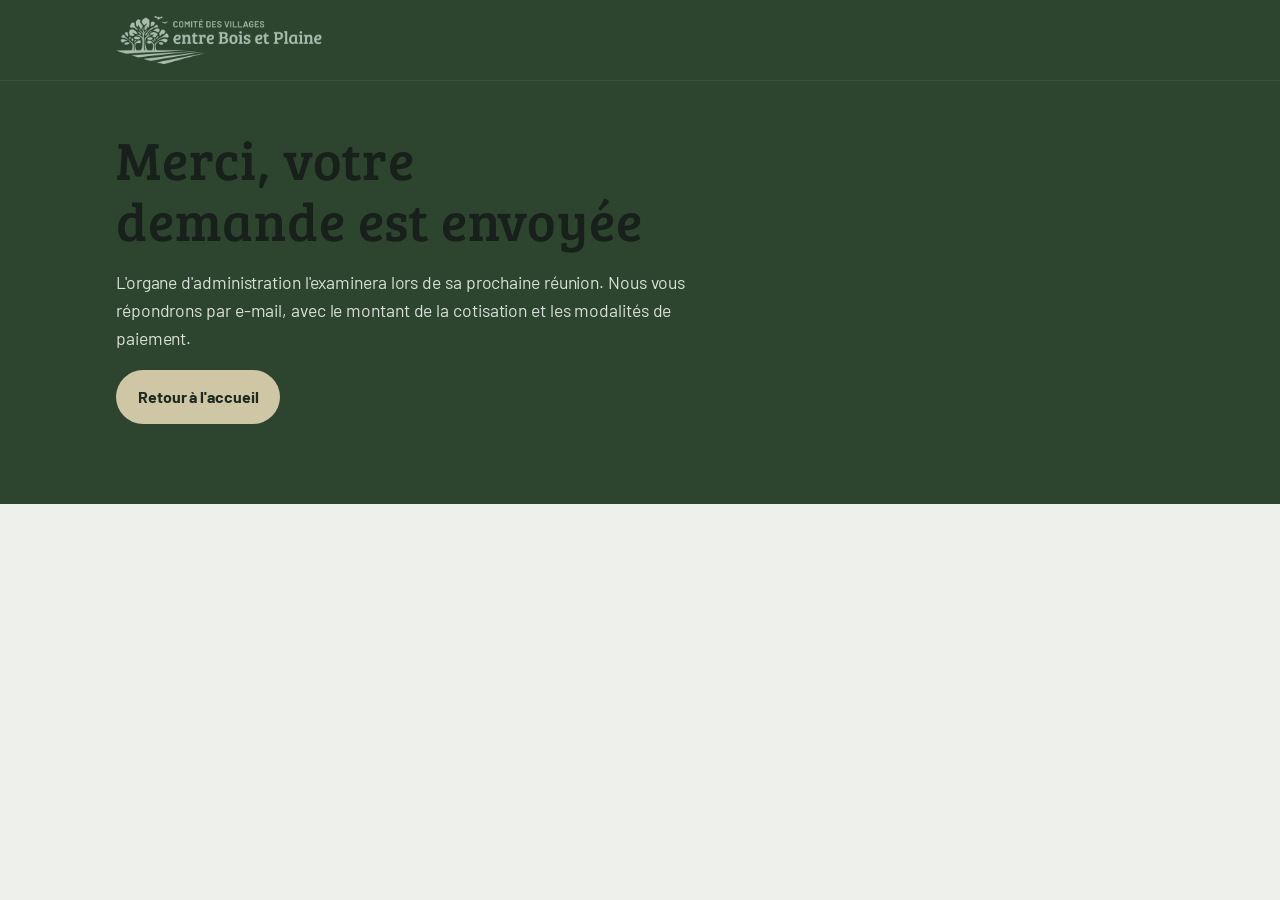
<file: merci.html>
<!DOCTYPE html>
<html lang="fr">
<head>
<meta charset="utf-8">
<meta name="viewport" content="width=device-width, initial-scale=1, viewport-fit=cover">
<title>Comité des villages entre Bois et Plaine</title>
<meta name="robots" content="noindex, nofollow">

<link rel="preconnect" href="https://fonts.googleapis.com">
<link rel="preconnect" href="https://fonts.gstatic.com" crossorigin>
<link rel="stylesheet" href="https://fonts.googleapis.com/css2?family=Young+Serif&family=Atkinson+Hyperlegible:ital,wght@0,400;0,700;1,400&family=Atkinson+Hyperlegible+Next:wght@500;600;800&family=IBM+Plex+Mono:wght@400;500&family=Inria+Serif:ital,wght@1,300&display=swap">

<link rel="stylesheet" href="https://fonts.googleapis.com/css2?family=Barlow:ital,wght@0,100;0,200;0,300;0,400;0,500;0,600;0,700;0,800;0,900;1,100;1,200;1,300;1,400;1,500;1,600;1,700;1,800;1,900&family=Bree+Serif&display=swap">

<link href="https://fonts.googleapis.com/css2?family=Zilla+Slab:ital,wght@0,300;0,400;0,500;0,600;0,700;1,300;1,400;1,500;1,600;1,700&display=swap" rel="stylesheet">

<link rel="icon" type="image/png" sizes="32x32" href="img/logo/favicon-32.png">
<link rel="icon" type="image/png" sizes="64x64" href="img/logo/favicon-64.png">
<link rel="apple-touch-icon" href="img/logo/favicon-180.png">

<link rel="stylesheet" href="site.css">

<style>
:root {
  padding-top: env(safe-area-inset-top, 0px);
  padding-bottom: env(safe-area-inset-bottom, 0px);
}
body { margin: 0; }
img { max-width: 100%; }

.thanks {
  padding-block: 48px 80px;
  display: grid;
  gap: 18px;
  max-width: 58ch;
}
.thanks h1 {
  font-size: clamp(2.2rem, 6vw, 3.4rem);
}
.thanks p {
  font-size: 1.1rem;
  color: var(--bois-ink);
  opacity: .92;
}
.thanks .btn {
  justify-self: start;
}
</style>

<script src="nav.js" defer></script>
</head>

<body>

<header class="topbar">
  <div class="wrap">
    <div class="top">
      <a class="brand" href="index.html">
        <img
          class="brand-logo"
          src="img/logo/cvbp-logo-sombre.png"
          alt="Comité des villages entre Bois et Plaine"
          width="930"
          height="232">
      </a>
    </div>
  </div>
</header>

<div class="band">
  <div class="wrap">
    <div class="thanks">
      <h1>Merci, votre demande est envoyée</h1>
      <p>L'organe d'administration l'examinera lors de sa prochaine réunion. Nous vous répondrons par e-mail, avec le montant de la cotisation et les modalités de paiement.</p>
      <a class="btn btn-main" href="index.html">Retour à l'accueil</a>
    </div>
  </div>
</div>

</body>
</html>
</file>
<file: site.css>
/* Layout: a dark wooded band that ends on a drawn horizon (wood on the left, furrowed plain on the right), then calm limestone-grey sections on a single 1080px column. */
:root{
  --bg:#EDF0EB;
  --surface:#F7F9F5;
  --ink:#17201B;
  --muted:#55625A;
  --line:#C8D0C6;
  --bois:#2d442e; /* #1D3829 */
  --bois-ink:#E8EFE7;
  --bois-muted:#A9BCAE;
  --canopy:#2E5940;
  --canopy-2:#3B6B4E;
  --field:#cfc6a5; /* #D6C690 */
  --field-2:#D6C690;
  --furrow:#B48329;
  --ble:#9A6C1C;
  --pierre:#5B6870;

  /* --font-display:"Young Serif", Georgia, "Times New Roman", serif; */
  --font-display:"Bree Serif", Georgia, "Times New Roman", serif;
  /* --font-body:"Atkinson Hyperlegible", "Segoe UI", system-ui, sans-serif; */
 --font-body:"Barlow", "Segoe UI", system-ui, sans-serif;
/* --font-mono:"IBM Plex Mono", ui-monospace, "SFMono-Regular", Menlo, monospace; */
--font-mono:"Barlow", ui-monospace, "SFMono-Regular", Menlo, monospace;
  /* --font-quote: "Inria Serif", Georgia, "Times New Roman", serif; */
 --font-quote: "Zilla Slab", Georgia, "Times New Roman", serif;

}




/* @media (prefers-color-scheme: dark){
  :root:not([data-theme="light"]){
    --bg:#101612; --surface:#18201B; --ink:#E3E9E2; --muted:#9BA89F; --line:#2B372F;
    --bois:#0B1910; --bois-ink:#E3E9E2; --bois-muted:#8FA596;
    --canopy:#1E3D2B; --canopy-2:#264B35; --field:#3B3521; --field-2:#D6C690; --furrow:#8C6A2B; 
    --ble:#D9A84C; --pierre:#95A4AD; color-scheme:dark;
  }
}
:root[data-theme="dark"]{
  --bg:#101612; --surface:#18201B; --ink:#E3E9E2; --muted:#9BA89F; --line:#2B372F;
  --bois:#0B1910; --bois-ink:#E3E9E2; --bois-muted:#8FA596;
  --canopy:#1E3D2B; --canopy-2:#264B35; --field:#3B3521; --furrow:#8C6A2B;
  --ble:#D9A84C; --pierre:#95A4AD; color-scheme:dark;
} */

*{box-sizing:border-box}
body{background:var(--bg);color:var(--ink);font-family:var(--font-body);font-size:1.1rem;font-weight:400;line-height:1.6;letter-spacing:-0.005em} /* CKX add : font-weight:400; letter-spacing:-0.005em */
a{color:inherit}
:focus-visible{outline:3px solid var(--ble);outline-offset:3px;border-radius:2px}
h1,h2,h3{font-family:var(--font-display);font-weight:400;line-height:1.12;letter-spacing:0.015em;text-wrap:balance;margin:0;color:var(--ink)} /* CKX letter-spacing:0.012em; color:var(--ink)*/
p{margin:0}
.wrap{max-width:1080px;margin-inline:auto;padding-left:max(16px, env(safe-area-inset-left, 0px));padding-right:max(16px, env(safe-area-inset-right, 0px))}
.label{font-family:var(--font-mono);font-weight:500;font-size:.9rem;letter-spacing:.12em;text-transform:uppercase;color:var(--muted)}

b {font-weight:500}
strong {font-weight:700}

/* Header + hero band */
.band{background:var(--bois);color:var(--bois-ink)}
.top{display:flex;align-items:center;justify-content:space-between;gap:16px;padding-block:20px;flex-wrap:wrap}
.brand{display:flex;align-items:center;gap:10px;text-decoration:none;font-family:var(--font-display);font-size:1.15rem}
.brand svg{flex:none}
.nav{display:flex;gap:4px;overflow-x:auto;max-width:100%}
.nav a{text-decoration:none;font-size:.95rem;padding:6px 10px;border-radius:4px;color:var(--bois-muted);white-space:nowrap}
.nav a:hover{color:var(--bois-ink);background:rgba(255,255,255,.06)}

.band.photo{
  background:var(--bois) url("img/saule-aurore-BG.jpg") 78% 52% / cover no-repeat;
}
@media (max-width:700px){
  .band.photo{
    background:var(--bois) url("img/saule-aurore-BG-mob.jpg") 72% 52% / cover no-repeat;
  }
}

/* .band.photo{background:
  linear-gradient(90deg, color-mix(in srgb, var(--bois) 94%, transparent) 0%, color-mix(in srgb, var(--bois) 86%, transparent) 38%, color-mix(in srgb, var(--bois) 45%, transparent) 72%, color-mix(in srgb, var(--bois) 25%, transparent) 100%),
  linear-gradient(180deg, color-mix(in srgb, var(--bois) 60%, transparent) 0%, transparent 30%, transparent 70%, color-mix(in srgb, var(--bois) 90%, transparent) 100%),
  url("img/saule-aurore.jpg") 78% 52% / cover no-repeat, var(--bois)} */
/* @media (max-width: 700px){
  .band.photo{background:
    linear-gradient(180deg, color-mix(in srgb, var(--bois) 88%, transparent) 0%, color-mix(in srgb, var(--bois) 78%, transparent) 60%, color-mix(in srgb, var(--bois) 94%, transparent) 100%),
    url("img/saule-aurore.jpg") 72% 52% / cover no-repeat, var(--bois)}
} */
 
.hero{padding-block:88px 96px;display:grid;gap:20px}
.hero h1{color:var(--bois-ink)}
.hero h1,.hero .lead{text-shadow:0 2px 3px rgba(0,0,0,.45), 0 0 32px rgba(0,0,0,.4)}
.hero .label{color:var(--bois-muted)}
/* .hero h1{font-size:clamp(2.8rem, 8vw, 5.6rem)} */
.hero h1{font-size:clamp(3.08rem, 8.8vw, 6.16rem)}

.hero h1 em{font-style:normal;color:var(--field)}
.hero p.lead{max-width:50ch;font-size:clamp(1.1rem, 2.2vw, 1.3rem);color:var(--bois-ink);opacity:.92} /* CKX */

.ctas{display:flex;gap:20px;flex-wrap:wrap;margin-top:8px} /* CKX */
.btn{display:inline-block;text-decoration:none;font-weight:700;padding:12px 20px;border-radius:999px;font-size:1rem;border:2px solid transparent}
.btn-main{background:var(--field);color:#1D2A20}
.btn-main:hover{filter:brightness(1.05)}
.btn-ghost{border-color:var(--bois-muted);color:var(--bois-ink)}
.btn-ghost:hover{border-color:var(--bois-ink)}
.fig{margin:0;display:grid;gap:8px;min-width:0}
.fig .frame{overflow:hidden;border-radius:6px;max-width:100%;background:var(--line)}
.fig img{display:block;width:100%;height:100%;object-fit:cover;max-width:100%}
.fig figcaption{font-family:var(--font-mono);font-size:.75rem;letter-spacing:.04em;color:var(--muted)}
.pano{margin-bottom:40px}
.pano .frame{aspect-ratio:3/1}
.pano img{object-position:50% 88%}
.tetards .frame{aspect-ratio:4/3}
.eglise{max-width:440px}
.eglise .frame{aspect-ratio:3/4}
.links-wrap{margin-top:48px;display:grid;grid-template-columns:minmax(0,1fr) minmax(0,1.05fr);gap:40px;align-items:center}


/* Sections */
section{padding-block:72px}
/* section + section{border-top:1px solid var(--line)} */

#mission{background:var(--field);color:var(--ink)}
#territoire{background:var(--bg);color:var(--muted)}
#dossiers{background:var(--field);color:var(--ink)}
#rejoindre{background:var(--bg);color:var(--muted)}
#soutenir{padding-top:0}
#contact{background:var(--field);color:var(--ink)}


.head{display:grid;gap:12px;max-width:65ch;margin-bottom:40px}
/* .head h2{font-size:clamp(1.9rem, 4.2vw, 2.7rem)} */
.head h2{font-size:clamp(3rem, 4.62vw, 3rem);padding-bottom:5px}
.head h3{font-size:1.4rem}
/* .head p{color:var(--muted)} */

.split{display:grid;grid-template-columns:repeat(2, minmax(0,1fr));gap:4px;background:var(--line);border:1px solid var(--line);border-radius:6px;overflow:hidden} /* CKX gap:2px; -> gap:4px; */
.split > div{background:var(--line);padding:28px;display:grid;gap:10px;align-content:start} /* CKX var(--surface) -> var(--line); */
.split > .main_title{grid-column:1 / -1;padding:28px 28px 0; font-size:1.9rem}
.split h3{font-size:1.9rem;padding-top:14px}
.split .tag{font-family:var(--font-mono);font-size:.75rem;letter-spacing:.1em;text-transform:uppercase}
.split .t-bois{color:var(--canopy-2)}
.split .t-plain{color:var(--ble)}
:root[data-theme="dark"] .split .t-bois{color:#7FB08F}
@media (prefers-color-scheme: dark){:root:not([data-theme="light"]) .split .t-bois{color:#7FB08F}}

.links{display:grid;grid-template-columns:repeat(2, minmax(0,1fr));gap:28px}
.links h3{font-size:1.2rem;margin-bottom:6px}
.links p{color:var(--muted);font-size:1rem}
.villages{margin-top:36px;display:flex;flex-wrap:wrap;gap:8px 24px;font-family:var(--font-mono);font-size:.85rem;color:var(--pierre)}
.villages span b{font-weight:500;color:var(--ink)}

/* CKX */
.quote_centre {max-width:800px;margin:0 auto;padding:20px;}
.quote_centre p {font-family: var(--font-quote);font-style:italic;font-weight:200;font-size:1.7rem;line-height:1.5;text-align:center}
.quote_centre .source{padding-top:15px;padding-bottom:15px;font-family:var(--font-mono);font-style:normal;font-size:.75rem;letter-spacing:.04em;text-align:center;color:var(--muted)}

.mission{display:grid;grid-template-columns:minmax(0,1fr) minmax(0,1fr);gap:48px;align-items:start}
.actions{display:grid;gap:0}
.actions > div{display:grid;grid-template-columns:7.5rem minmax(0,1fr);gap:16px;padding-block:18px;border-bottom:1px solid var(--ble)} /* CKX */
.actions > div:first-child{border-top:1px solid var(--line)}
.actions .verb{font-family:var(--font-display);font-size:1.25rem;color:var(--ble)}
.actions p{color:var(--ink)}
.statuts{background:var(--surface);border:1px solid var(--line);border-left:4px solid var(--canopy-2);padding:28px;border-radius:0 6px 6px 0;display:grid;gap:14px}
.statuts blockquote{margin:0;font-family:var(--font-display);font-size:1.3rem;line-height:1.4}
.statuts p{color:var(--muted);font-size:.95rem}

.dossiers{display:grid;gap:16px}
.dossier{display:grid;grid-template-columns:minmax(0,1fr) auto;gap:8px 24px;padding:24px;background:var(--surface);border:1px solid var(--line);border-radius:6px}
.dossier h3{font-size:1.35rem}
.dossier p{grid-column:1 / -1;color:var(--muted);max-width:65ch}
.chip{align-self:start;justify-self:end;font-family:var(--font-mono);font-size:.75rem;letter-spacing:.06em;padding:5px 10px;border-radius:999px;border:1px solid currentColor;white-space:nowrap}
.chip.amber{color:var(--ble)}
.chip.grey{color:var(--pierre)}
.chip.green{color:var(--canopy-2)}

.join{display:grid;grid-template-columns:repeat(3, minmax(0,1fr));gap:28px}
.join > div{display:grid;gap:10px;align-content:start;padding-top:20px;border-top:3px solid var(--ink)}
.join h3{font-size:1.4rem}
.join p{color:var(--muted)}
.groups{display:flex;flex-wrap:wrap;gap:6px;margin-top:4px}
.groups span{font-size:.85rem;padding:3px 10px;border-radius:999px;background:var(--bg);border:1px solid var(--line)}

.contact{display:grid;grid-template-columns:minmax(0,.8fr) minmax(0,1.2fr);gap:48px;align-items:center}
.contact-body{display:grid;gap:28px;min-width:0}
.mailbox{display:flex;flex-wrap:wrap;align-items:center;gap:12px;padding:20px;background:var(--surface);border:1px solid var(--line);border-radius:6px}
.mailbox code{font-family:var(--font-mono);font-size:1.05rem;user-select:all;overflow-wrap:anywhere;min-width:0}
.copy{font:inherit;font-weight:700;font-size:.9rem;padding:8px 16px;border-radius:999px;border:2px solid var(--ink);background:transparent;color:var(--ink);cursor:pointer}
.copy:hover{background:var(--ink);color:var(--bg)}

/* Soutenir band */
/* .support{background:var(--field);color:var(--ink);border-top:none} */
.support .wrap{display:grid;grid-template-columns:minmax(0,1.15fr) minmax(0,1fr);gap:48px;align-items:start}
.support .label{color:var(--ink);opacity:.75}
.support h2{font-size:clamp(1.9rem, 4.2vw, 2.7rem);margin-top:12px}
.support .intro{margin-top:14px;max-width:52ch}
.uses{list-style:none;margin:24px 0 0;padding:0;display:grid;gap:0}
.uses li{display:grid;grid-template-columns:auto minmax(0,1fr);gap:14px;padding-block:12px;border-top:1px solid color-mix(in srgb, var(--ink) 22%, transparent)}
.uses li:last-child{border-bottom:1px solid color-mix(in srgb, var(--ink) 22%, transparent)}
.uses b{font-family:var(--font-display);font-weight:400;font-size:1.1rem}
.uses .dot{width:10px;height:10px;border-radius:50%;background:var(--bois);margin-top:9px}
.promise{margin-top:20px;font-size:.95rem;max-width:52ch}
/* .pay{background:var(--surface);border-radius:8px;padding:28px;display:grid;gap:20px;box-shadow:0 1px 0 color-mix(in srgb, var(--ink) 18%, transparent)} */
.pay{background:var(--surface);border-radius:8px;padding:28px;display:grid;gap:20px;}
.goal{display:grid;gap:8px}
.goal-top{display:flex;justify-content:space-between;align-items:baseline;gap:12px;flex-wrap:wrap}
.goal-top strong{font-family:var(--font-display);font-weight:400;font-size:1.6rem;font-variant-numeric:tabular-nums}
.bar{height:10px;border-radius:999px;background:var(--bg);border:1px solid var(--line);overflow:hidden}
.bar span{display:block;height:100%;width:0;background:var(--ble)}
.goal small{color:var(--muted);font-size:.85rem}
.bank{display:grid;grid-template-columns:minmax(0,1fr) 112px;gap:20px;align-items:center;padding-top:20px;border-top:1px solid var(--line)}
.bank dl{margin:0;display:grid;gap:10px}
.bank dt{font-family:var(--font-mono);font-size:.72rem;letter-spacing:.1em;text-transform:uppercase;color:var(--muted)}
.bank dd{margin:0;font-family:var(--font-mono);font-size:.95rem;overflow-wrap:anywhere}
.bank dd.pending{color:var(--muted);font-family:var(--font-body);font-style:italic}
.qr{width:112px;height:112px;max-width:100%;border:2px dashed var(--line);border-radius:6px;display:grid;place-items:center;text-align:center;font-size:.75rem;color:var(--muted);padding:8px}
.pay .note{font-size:.85rem;color:var(--muted)}
.btn-dark{background:var(--bois);color:var(--bois-ink)}
.btn-dark:hover{filter:brightness(1.15)}
.nav a.nav-cta{color:var(--bois);background:var(--field);font-weight:700}
.nav a.nav-cta:hover{color:var(--bois);background:var(--field);filter:brightness(1.06)}

footer{background:var(--bois);color:var(--bois-muted);font-size:.9rem}
footer .wrap{padding-block:32px;display:flex;flex-wrap:wrap;justify-content:space-between;gap:12px}

@media (max-width: 860px){
  .links{grid-template-columns:repeat(2, minmax(0,1fr))}
  .mission,.contact,.links-wrap{grid-template-columns:minmax(0,1fr)}
  .contact{gap:32px}
  .join{grid-template-columns:minmax(0,1fr)}
  .support .wrap{grid-template-columns:minmax(0,1fr);gap:32px}
}
@media (max-width: 420px){
  .bank{grid-template-columns:minmax(0,1fr)}
}
@media (max-width: 560px){
  .split{grid-template-columns:minmax(0,1fr)}
  .links{grid-template-columns:minmax(0,1fr)}
  .pano .frame{aspect-ratio:16/9}
  .hero{padding-block:64px 72px}
  .actions > div{grid-template-columns:minmax(0,1fr);gap:4px}
  .dossier{grid-template-columns:minmax(0,1fr)}
  .chip{justify-self:start}
  section{padding-block:56px}
}
@media (prefers-reduced-motion: no-preference){
  html{scroll-behavior:smooth}
}

.dossier .more{grid-column:1 / -1;justify-self:start;font-weight:700;color:var(--ink);text-decoration:none;border-bottom:2px solid var(--ble);padding-bottom:2px}
.dossier .more:hover{color:var(--ble)}

.privacy{margin-top:20px;max-width:52ch;padding:16px 18px;border-radius:6px;background:color-mix(in srgb, var(--surface) 55%, transparent);border:1px solid color-mix(in srgb, var(--ink) 18%, transparent);display:grid;gap:6px}
.privacy h3{font-family:var(--font-body);font-weight:700;font-size:1rem}
.privacy p{font-size:.95rem}
.bank dd .opt{font-family:var(--font-body);color:var(--muted);font-size:.85rem}

.hero .credit{justify-self:end;margin-top:12px;font-family:var(--font-mono);font-size:.7rem;letter-spacing:.04em;color:var(--bois-muted);text-shadow:0 1px 2px rgba(0,0,0,.5)}

.split .split-img{margin:-28px -28px 10px;aspect-ratio:3/2;max-width:none;overflow:hidden;background:var(--line)}
.split .split-img img{display:block;width:100%;height:100%;object-fit:cover}
.split .source{padding-top:0;padding-bottom:15px;font-family:var(--font-mono);font-style:normal;font-size:.75rem;letter-spacing:.04em;color:var(--muted)}

.statuts .means{margin:0;padding:0;list-style:none;display:grid;gap:10px}
.statuts .means li{position:relative;padding-left:18px;font-size:.98rem;line-height:1.45}
.statuts .means li::before{content:"";position:absolute;left:0;top:.6em;width:7px;height:7px;border-radius:50%;background:var(--canopy-2)}
.join{grid-template-columns:repeat(3, minmax(0,1fr))}
.join-note{margin-top:28px;max-width:65ch;color:var(--muted);font-size:.95rem}
footer .legal{display:grid;gap:2px}
footer .legal strong{color:var(--bois-ink);font-weight:700}
@media (max-width: 860px){ .join{grid-template-columns:minmax(0,1fr)} }

.brand-name{display:grid;line-height:1.1}
.brand-name small{font-family:var(--font-mono);font-size:.62rem;letter-spacing:.12em;text-transform:uppercase;color:var(--bois-muted)}
.hero h1 .h1-pre{display:block;font-family:var(--font-mono);font-size:clamp(10rem, 1.6vw, 1rem);letter-spacing:.14em;text-transform:uppercase;color:var(--field);margin-bottom:12px}


.villages-note{margin-top:12px;max-width:65ch;color:var(--muted);font-size:.92rem}

.village-strip{display:grid;grid-template-columns:repeat(3, minmax(0,1fr));gap:12px;margin-bottom:40px}
.village-strip .frame{aspect-ratio:4/3}
.village-strip .frame img{object-position:50% 72%}
@media (max-width: 700px){
  .village-strip{grid-template-columns:minmax(0,1fr)}
  .village-strip .frame{aspect-ratio:16/10}
}

/* Logo */
.brand-logo{display:block;height:64px;width:auto;max-width:100%}
@media (max-width: 560px){ .brand-logo{height:52px} }

/* Rejoindre : appel vers la page d'adhésion */
.join-cta{margin-top:32px;display:flex;flex-wrap:wrap;align-items:center;gap:12px 20px}
.join-cta .join-note{margin-top:0}

/* Page d'adhésion */
.form-wrap{max-width:760px}
.adhesion{display:grid;gap:28px}
.adhesion fieldset{margin:0;padding:24px;border:1px solid var(--line);border-radius:8px;background:var(--surface);display:grid;gap:16px;min-width:0}
.adhesion legend{padding:0 8px;margin-left:-8px;font-family:var(--font-display);font-size:1.3rem}
.adhesion .row{display:grid;grid-template-columns:repeat(2,minmax(0,1fr));gap:16px}
.adhesion .row.addr{grid-template-columns:minmax(0,7rem) minmax(0,1fr)}
.adhesion label.field{display:grid;gap:6px;font-weight:700;font-size:.95rem}
.adhesion .opt{font-weight:400;color:var(--muted)}
.adhesion input[type=text],.adhesion input[type=email],.adhesion input[type=tel],.adhesion select,.adhesion textarea{font:inherit;font-weight:400;width:100%;box-sizing:border-box;padding:10px 12px;border:1px solid var(--line);border-radius:6px;background:var(--bg);color:var(--ink)}
.adhesion textarea{min-height:96px;resize:vertical}
.adhesion input:focus-visible,.adhesion select:focus-visible,.adhesion textarea:focus-visible{outline:3px solid var(--ble);outline-offset:1px}
.choice{display:grid;grid-template-columns:repeat(2,minmax(0,1fr));gap:12px}
.choice label{display:grid;grid-template-columns:auto minmax(0,1fr);gap:4px 12px;align-items:start;padding:14px 16px;border:1px solid var(--line);border-radius:8px;background:var(--bg);cursor:pointer}
.choice label:has(input:checked){border-color:var(--canopy-2);box-shadow:0 0 0 1px var(--canopy-2)}
.choice input{margin-top:4px;accent-color:var(--canopy-2)}
.choice b{font-size:1.02rem}
.choice small{grid-column:2;color:var(--muted);font-size:.9rem}
.checks{display:flex;flex-wrap:wrap;gap:8px}
.checks label{display:flex;align-items:center;gap:8px;padding:8px 12px;border:1px solid var(--line);border-radius:999px;background:var(--bg);font-size:.95rem;cursor:pointer}
.checks input{accent-color:var(--canopy-2)}
.consent{display:grid;grid-template-columns:auto minmax(0,1fr);gap:12px;align-items:start;font-size:.97rem}
.consent input{margin-top:4px;accent-color:var(--canopy-2)}
.form-info{padding:16px 18px;border-radius:8px;background:color-mix(in srgb, var(--field) 30%, transparent);font-size:.95rem;display:grid;gap:6px}
.privacy-note{font-size:.88rem;color:var(--muted);display:grid;gap:6px}
.hp{position:absolute;left:-9999px}
.form-actions{display:flex;flex-wrap:wrap;align-items:center;gap:16px}
.form-actions button{font:inherit;font-weight:700;border:0;cursor:pointer}
@media (max-width: 600px){
  .adhesion .row,.choice{grid-template-columns:minmax(0,1fr)}
  .adhesion fieldset{padding:18px}
}

/* Menu fixe en haut de l'écran, avec soulignement qui suit la section en cours */
body::before{content:"";position:fixed;inset:0 0 auto;height:env(safe-area-inset-top, 0px);z-index:31;background:var(--bois)}
.topbar{position:sticky;top:env(safe-area-inset-top, 0px);z-index:30;background:var(--bois);color:var(--bois-ink);box-shadow:0 1px 0 rgba(255,255,255,.06)}
.topbar .top{padding-block:16px}
.topbar .brand-logo{height:48px}
.nav{position:relative;scrollbar-width:none;padding-bottom:6px;margin-bottom:-6px}
.nav::-webkit-scrollbar{display:none}
.nav a.is-active,.nav a.is-current{color:var(--bois-ink)}
.nav-ind{position:absolute;left:0;bottom:0;height:3px;width:0;border-radius:2px;background:var(--field);opacity:0;pointer-events:none;transition:transform .3s ease, width .3s ease, opacity .2s ease}
section[id],#accueil{scroll-margin-top:110px}
@media (max-width: 560px){
  .topbar .top{padding-block:8px;gap:6px}
  .topbar .brand-logo{height:38px}
  /* .topbar .brand-logo{height:100px!important} */
  section[id],#accueil{scroll-margin-top:120px}
}
@media (prefers-reduced-motion: reduce){ .nav-ind{transition:none} }
.form-status{flex-basis:100%;margin:0;padding:12px 14px;border-radius:6px;background:color-mix(in srgb, #C0392B 12%, transparent);color:var(--ink);font-size:.95rem}
.adhesion button[disabled]{opacity:.6;cursor:wait}

/* QR code de virement (5/11) */
.qr-don{margin:0;display:grid;gap:6px;justify-items:center;width:150px;max-width:100%}
.qr-don img{display:block;width:150px;height:auto;border-radius:0;background:#fff}
.qr-don figcaption{font-size:.72rem;line-height:1.3;color:var(--muted);text-align:center}
.pay > .bank:first-child{border-top:0;padding-top:0}
</file>
